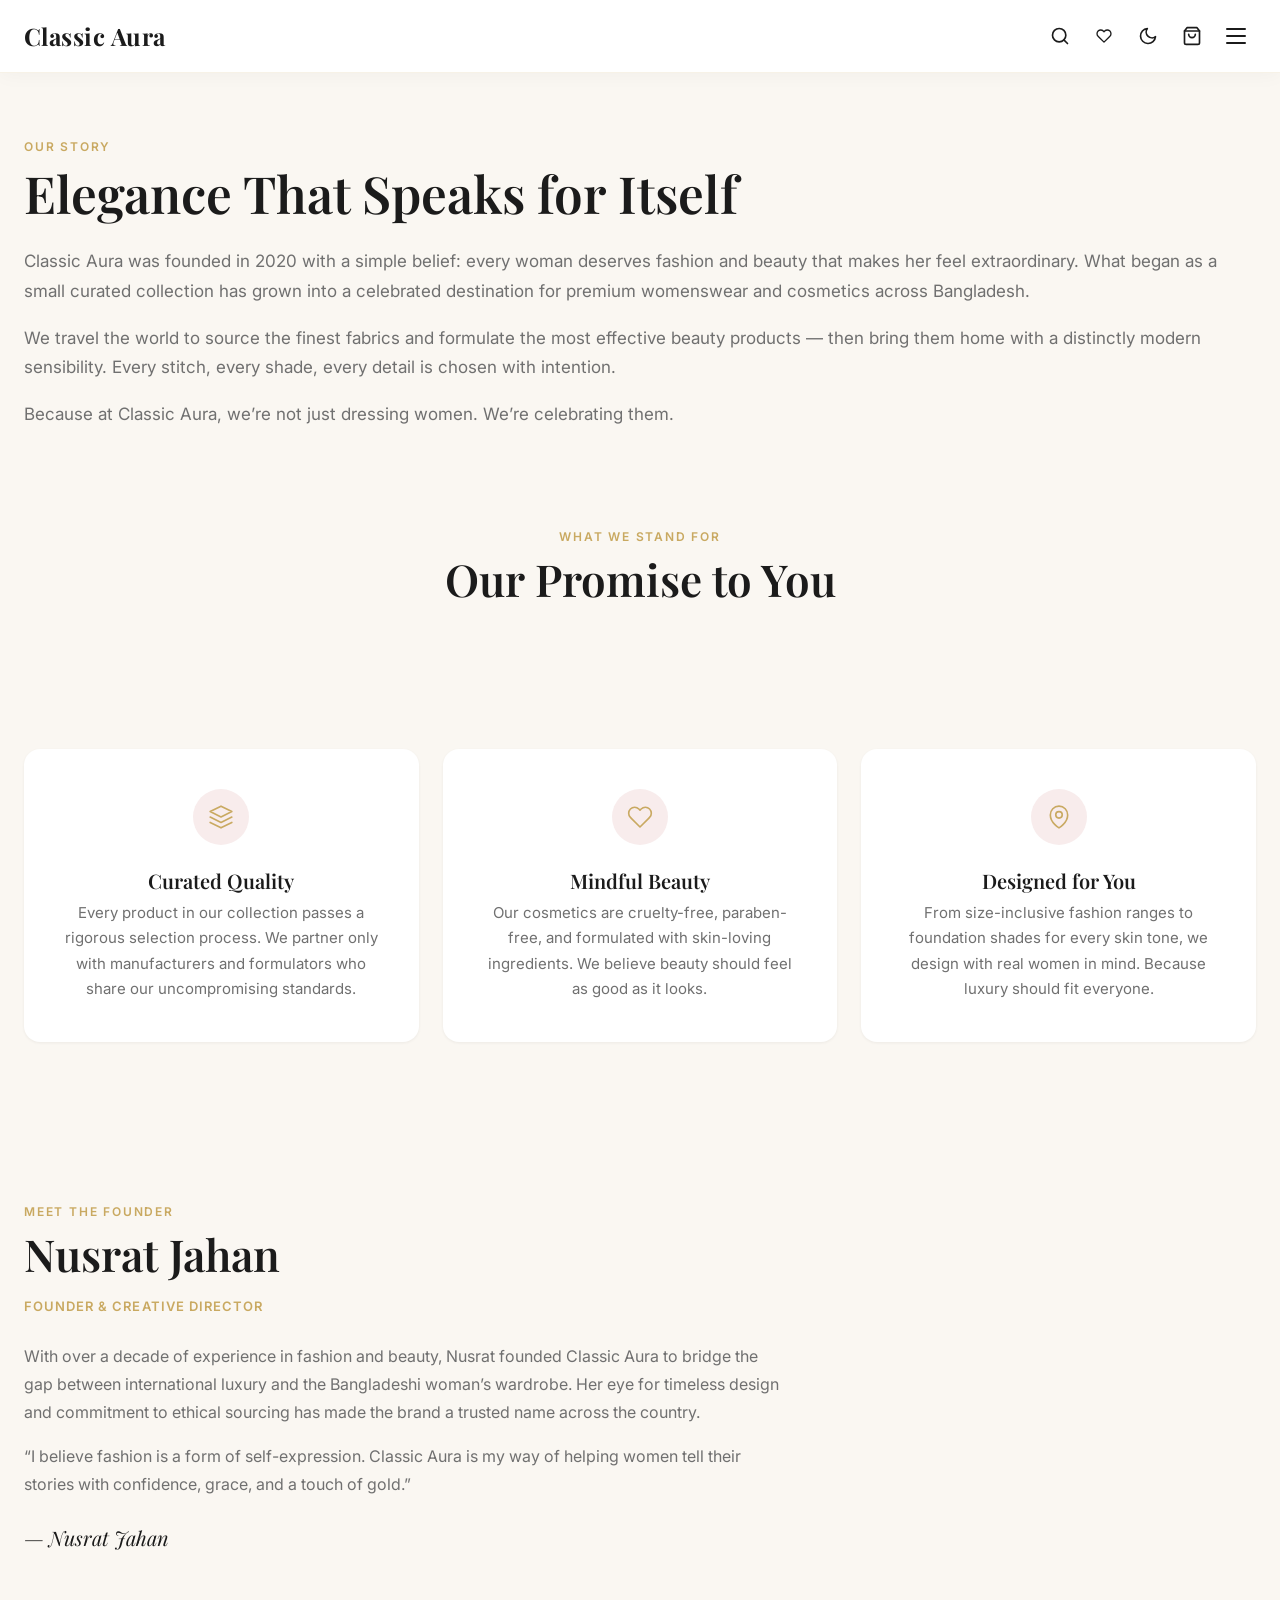
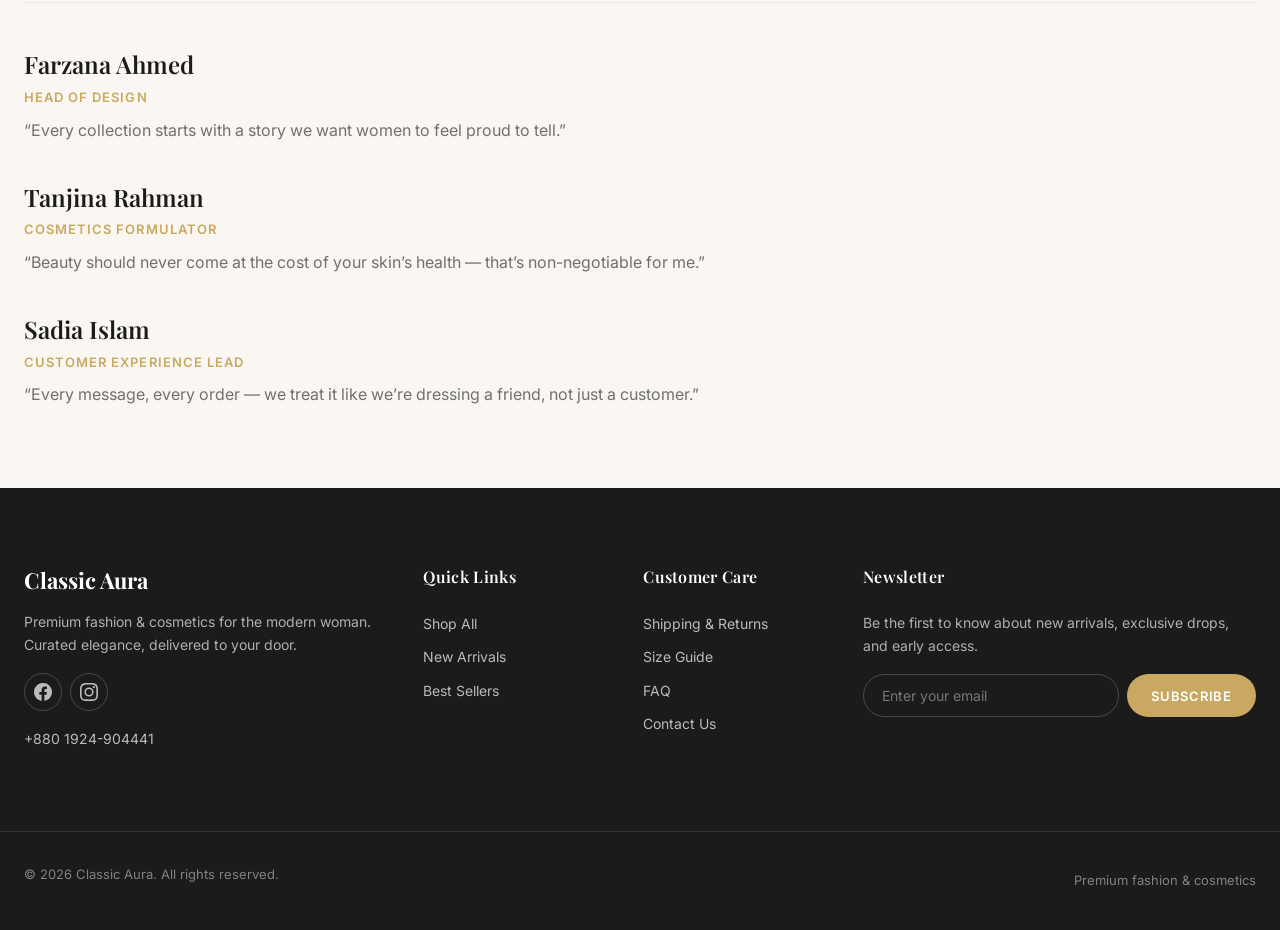
<file: about.html>
<!DOCTYPE html>
<html lang="en">
<head>
  <meta charset="UTF-8">
  <meta name="viewport" content="width=device-width, initial-scale=1.0">
  <title>About Us | Classic Aura</title>
  <meta name="description" content="Learn the story behind Classic Aura — our mission, values, and the founder behind Bangladesh's premier women's fashion and cosmetics brand.">
  <link rel="canonical" href="https://jovanshop.github.io/classicaura/about.html">

  <!-- Open Graph -->
  <meta property="og:type" content="website">
  <meta property="og:site_name" content="Classic Aura">
  <meta property="og:title" content="About Us | Classic Aura">
  <meta property="og:description" content="Learn the story behind Classic Aura — our mission, values, and the founder behind Bangladesh's premier women's fashion and cosmetics brand.">
  <meta property="og:url" content="https://jovanshop.github.io/classicaura/about.html">
  <meta property="og:image" content="https://jovanshop.github.io/classicaura/images/bannar.jpg">

  <!-- Twitter Card -->
  <meta name="twitter:card" content="summary_large_image">
  <meta name="twitter:title" content="About Us | Classic Aura">
  <meta name="twitter:description" content="Learn the story behind Classic Aura — our mission, values, and the founder behind Bangladesh's premier women's fashion and cosmetics brand.">
  <meta name="twitter:image" content="https://jovanshop.github.io/classicaura/images/bannar.jpg">

  <!-- Google tag (gtag.js) -->
  <script async src="https://www.googletagmanager.com/gtag/js?id=G-PVCL6HL3KT"></script>
  <script>
    window.dataLayer = window.dataLayer || [];
    function gtag(){dataLayer.push(arguments);}
    gtag('js', new Date());
    gtag('config', 'G-PVCL6HL3KT');
  </script>

  <!-- Meta Pixel Code -->
  <script>
  !function(f,b,e,v,n,t,s)
  {if(f.fbq)return;n=f.fbq=function(){n.callMethod?
  n.callMethod.apply(n,arguments):n.queue.push(arguments)};
  if(!f._fbq)f._fbq=n;n.push=n;n.loaded=!0;n.version='2.0';
  n.queue=[];t=b.createElement(e);t.async=!0;
  t.src=v;s=b.getElementsByTagName(e)[0];
  s.parentNode.insertBefore(t,s)}(window, document,'script',
  'https://connect.facebook.net/en_US/fbevents.js');
  fbq('init', '1914672909068223');
  fbq('track', 'PageView');
  </script>
  <noscript><img height="1" width="1" style="display:none"
  src="https://www.facebook.com/tr?id=1914672909068223&ev=PageView&noscript=1"
  /></noscript>
  <!-- End Meta Pixel Code -->

  <link rel="preconnect" href="https://fonts.googleapis.com">
  <link rel="preconnect" href="https://fonts.gstatic.com" crossorigin>
  <link href="https://fonts.googleapis.com/css2?family=Inter:wght@300;400;500;600;700&family=Playfair+Display:ital,wght@0,400;0,500;0,600;0,700;1,400;1,500&display=swap" rel="stylesheet">

  <script>
    (function () {
      try {
        if (localStorage.getItem("classicAura_theme") === "dark") {
          document.documentElement.classList.add("dark-mode");
        }
      } catch (e) {}
    })();
  </script>
  <link rel="stylesheet" href="css/style.css">
  <link rel="icon" type="image/svg+xml" href="favicon.svg">
  <link rel="manifest" href="manifest.json">
  <meta name="theme-color" content="#C9A961">
  <meta name="apple-mobile-web-app-capable" content="yes">
  <meta name="apple-mobile-web-app-title" content="Classic Aura">
  <meta name="apple-mobile-web-app-status-bar-style" content="default">
  <link rel="apple-touch-icon" href="images/apple-touch-icon.png">
</head>
<body>

  <!-- ════════════════════════════════════════════
       START REUSABLE HEADER
       ════════════════════════════════════════════ -->
  <header class="site-header">
    <div class="header-inner">
      <a href="index.html" class="logo">Classic Aura</a>

      <nav class="nav" aria-label="Main navigation">
        <ul>
          <li><a href="index.html">Home</a></li>
          <li><a href="shop.html">Shop</a></li>
          <li><a href="shop.html?category=cosmetics">Cosmetics</a></li>
          <li><a href="about.html">About Us</a></li>
          <li><a href="contact.html">Contact</a></li>
        </ul>
      </nav>

      <div class="header-actions">
        <a href="shop.html" class="action-btn search-desktop" aria-label="Search products">
          <svg width="20" height="20" viewBox="0 0 24 24" fill="none" stroke="currentColor" stroke-width="2" stroke-linecap="round" stroke-linejoin="round" aria-hidden="true">
            <circle cx="11" cy="11" r="8"/>
            <line x1="21" y1="21" x2="16.65" y2="16.65"/>
          </svg>
        </a>

        <button class="action-btn wishlist-btn" aria-label="Wishlist">
          <svg width="20" height="20" viewBox="0 0 24 24" fill="none" stroke="currentColor" stroke-width="2" stroke-linecap="round" stroke-linejoin="round" aria-hidden="true">
            <path d="M20.84 4.61a5.5 5.5 0 0 0-7.78 0L12 5.67l-1.06-1.06a5.5 5.5 0 0 0-7.78 7.78l1.06 1.06L12 21.23l7.78-7.78 1.06-1.06a5.5 5.5 0 0 0 0-7.78z"/>
          </svg>
        </button>

        <button class="action-btn dark-mode-toggle" id="dark-mode-toggle" aria-label="Toggle dark mode" aria-pressed="false">
          <svg class="icon-moon" width="20" height="20" viewBox="0 0 24 24" fill="none" stroke="currentColor" stroke-width="2" stroke-linecap="round" stroke-linejoin="round" aria-hidden="true">
            <path d="M21 12.79A9 9 0 1 1 11.21 3 7 7 0 0 0 21 12.79z"/>
          </svg>
          <svg class="icon-sun" width="20" height="20" viewBox="0 0 24 24" fill="none" stroke="currentColor" stroke-width="2" stroke-linecap="round" stroke-linejoin="round" aria-hidden="true">
            <circle cx="12" cy="12" r="5"/>
            <line x1="12" y1="1" x2="12" y2="3"/>
            <line x1="12" y1="21" x2="12" y2="23"/>
            <line x1="4.22" y1="4.22" x2="5.64" y2="5.64"/>
            <line x1="18.36" y1="18.36" x2="19.78" y2="19.78"/>
            <line x1="1" y1="12" x2="3" y2="12"/>
            <line x1="21" y1="12" x2="23" y2="12"/>
            <line x1="4.22" y1="19.78" x2="5.64" y2="18.36"/>
            <line x1="18.36" y1="5.64" x2="19.78" y2="4.22"/>
          </svg>
        </button>

        <a href="cart.html" class="action-btn cart-btn" aria-label="Shopping cart">
          <svg width="20" height="20" viewBox="0 0 24 24" fill="none" stroke="currentColor" stroke-width="2" stroke-linecap="round" stroke-linejoin="round" aria-hidden="true">
            <path d="M6 2L3 6v14a2 2 0 0 0 2 2h14a2 2 0 0 0 2-2V6l-3-4z"/>
            <line x1="3" y1="6" x2="21" y2="6"/>
            <path d="M16 10a4 4 0 0 1-8 0"/>
          </svg>
          <span class="cart-badge" id="cart-count">0</span>
        </a>

        <button class="nav-toggle" id="nav-toggle" aria-label="Toggle navigation menu" aria-expanded="false">
          <span></span>
          <span></span>
          <span></span>
        </button>
      </div>
    </div>

  </header>
  <!-- ════════════════════════════════════════════
       END REUSABLE HEADER
       ════════════════════════════════════════════ -->

  <main class="main">

    <!-- ─── BRAND STORY HERO ─── -->
    <section class="container">
      <div class="about-hero">
        <div class="about-hero-content fade-in-section">
          <span class="section-eyebrow">Our Story</span>
          <h1>Elegance That Speaks for Itself</h1>
          <p>Classic Aura was founded in 2020 with a simple belief: every woman deserves fashion and beauty that makes her feel extraordinary. What began as a small curated collection has grown into a celebrated destination for premium womenswear and cosmetics across Bangladesh.</p>
          <p>We travel the world to source the finest fabrics and formulate the most effective beauty products — then bring them home with a distinctly modern sensibility. Every stitch, every shade, every detail is chosen with intention.</p>
          <p>Because at Classic Aura, we&rsquo;re not just dressing women. We&rsquo;re celebrating them.</p>
        </div>
      </div>
    </section>

    <!-- ─── MISSION & VALUES ─── -->
    <section class="container" aria-labelledby="values-heading">
      <div class="section-header fade-in-section">
        <span class="section-eyebrow">What We Stand For</span>
        <h2 id="values-heading">Our Promise to You</h2>
      </div>
      <div class="mission-grid">
        <div class="mission-card fade-in-section">
          <div class="mission-icon">
            <svg width="26" height="26" viewBox="0 0 24 24" fill="none" stroke="currentColor" stroke-width="1.5" stroke-linecap="round" stroke-linejoin="round" aria-hidden="true">
              <path d="M12 2L2 7l10 5 10-5-10-5z"/>
              <path d="M2 17l10 5 10-5"/>
              <path d="M2 12l10 5 10-5"/>
            </svg>
          </div>
          <h3>Curated Quality</h3>
          <p>Every product in our collection passes a rigorous selection process. We partner only with manufacturers and formulators who share our uncompromising standards.</p>
        </div>
        <div class="mission-card fade-in-section">
          <div class="mission-icon">
            <svg width="26" height="26" viewBox="0 0 24 24" fill="none" stroke="currentColor" stroke-width="1.5" stroke-linecap="round" stroke-linejoin="round" aria-hidden="true">
              <path d="M20.84 4.61a5.5 5.5 0 0 0-7.78 0L12 5.67l-1.06-1.06a5.5 5.5 0 0 0-7.78 7.78l1.06 1.06L12 21.23l7.78-7.78 1.06-1.06a5.5 5.5 0 0 0 0-7.78z"/>
            </svg>
          </div>
          <h3>Mindful Beauty</h3>
          <p>Our cosmetics are cruelty-free, paraben-free, and formulated with skin-loving ingredients. We believe beauty should feel as good as it looks.</p>
        </div>
        <div class="mission-card fade-in-section">
          <div class="mission-icon">
            <svg width="26" height="26" viewBox="0 0 24 24" fill="none" stroke="currentColor" stroke-width="1.5" stroke-linecap="round" stroke-linejoin="round" aria-hidden="true">
              <path d="M12 22s-8-4.5-8-11.8A8 8 0 0 1 12 2a8 8 0 0 1 8 8.2c0 7.3-8 11.8-8 11.8z"/>
              <circle cx="12" cy="10" r="3"/>
            </svg>
          </div>
          <h3>Designed for You</h3>
          <p>From size-inclusive fashion ranges to foundation shades for every skin tone, we design with real women in mind. Because luxury should fit everyone.</p>
        </div>
      </div>
    </section>

    <!-- ─── MEET THE FOUNDER ─── -->
    <section class="container" aria-labelledby="founder-heading">
      <div class="founder-block">
        <div class="founder-content fade-in-section">
          <span class="section-eyebrow">Meet the Founder</span>
          <h2 id="founder-heading">Nusrat Jahan</h2>
          <p class="founder-role">Founder &amp; Creative Director</p>
          <p>With over a decade of experience in fashion and beauty, Nusrat founded Classic Aura to bridge the gap between international luxury and the Bangladeshi woman&rsquo;s wardrobe. Her eye for timeless design and commitment to ethical sourcing has made the brand a trusted name across the country.</p>
          <p>&ldquo;I believe fashion is a form of self-expression. Classic Aura is my way of helping women tell their stories with confidence, grace, and a touch of gold.&rdquo;</p>
          <div class="founder-signature">&mdash; Nusrat Jahan</div>
        </div>

        <!-- ── Team / Reviews — placeholders to fill in later ── -->
        <div class="founder-team">
          <div class="founder-member fade-in-section">
            <h3 class="founder-member-name">Farzana Ahmed</h3>
            <p class="founder-role">Head of Design</p>
            <p class="founder-quote">&ldquo;Every collection starts with a story we want women to feel proud to tell.&rdquo;</p>
          </div>
          <div class="founder-member fade-in-section">
            <h3 class="founder-member-name">Tanjina Rahman</h3>
            <p class="founder-role">Cosmetics Formulator</p>
            <p class="founder-quote">&ldquo;Beauty should never come at the cost of your skin&rsquo;s health &mdash; that&rsquo;s non-negotiable for me.&rdquo;</p>
          </div>
          <div class="founder-member fade-in-section">
            <h3 class="founder-member-name">Sadia Islam</h3>
            <p class="founder-role">Customer Experience Lead</p>
            <p class="founder-quote">&ldquo;Every message, every order &mdash; we treat it like we&rsquo;re dressing a friend, not just a customer.&rdquo;</p>
          </div>
        </div>
      </div>
    </section>

  </main>

  <!-- ════════════════════════════════════════════
       START REUSABLE FOOTER
       ════════════════════════════════════════════ -->
  <footer class="footer">
    <div class="footer-grid">

      <div class="footer-col">
        <h3>Classic Aura</h3>
        <p>Premium fashion &amp; cosmetics for the modern woman. Curated elegance, delivered to your door.</p>
        <div class="social-links">
          <a href="https://www.facebook.com/share/1JRDPLqBXt/?mibextid=wwXIfr" target="_blank" rel="noopener" aria-label="Facebook">
            <svg width="18" height="18" viewBox="0 0 24 24" fill="currentColor" aria-hidden="true">
              <path d="M24 12.073c0-6.627-5.373-12-12-12s-12 5.373-12 12c0 5.99 4.388 10.954 10.125 11.854v-8.385H7.078v-3.47h3.047V9.43c0-3.007 1.792-4.669 4.533-4.669 1.312 0 2.686.235 2.686.235v2.953H15.83c-1.491 0-1.956.925-1.956 1.874v2.25h3.328l-.532 3.47h-2.796v8.385C19.612 23.027 24 18.062 24 12.073z"/>
            </svg>
          </a>
          <a href="https://www.instagram.com/classicauraofficial/" target="_blank" rel="noopener" aria-label="Instagram">
            <svg width="18" height="18" viewBox="0 0 24 24" fill="currentColor" aria-hidden="true">
              <path d="M12 2.163c3.204 0 3.584.012 4.85.07 3.252.148 4.771 1.691 4.919 4.919.058 1.265.069 1.645.069 4.849 0 3.205-.012 3.584-.069 4.849-.149 3.225-1.664 4.771-4.919 4.919-1.266.058-1.644.07-4.85.07-3.204 0-3.584-.012-4.849-.07-3.26-.149-4.771-1.699-4.919-4.92-.058-1.265-.07-1.644-.07-4.849 0-3.204.013-3.583.07-4.849.149-3.227 1.664-4.771 4.919-4.919 1.266-.057 1.645-.069 4.849-.069zM12 0C8.741 0 8.333.014 7.053.072 2.695.272.273 2.69.073 7.052.014 8.333 0 8.741 0 12c0 3.259.014 3.668.072 4.948.2 4.358 2.618 6.78 6.98 6.98C8.333 23.986 8.741 24 12 24c3.259 0 3.668-.014 4.948-.072 4.354-.2 6.782-2.618 6.979-6.98.059-1.28.073-1.689.073-4.948 0-3.259-.014-3.667-.072-4.947-.196-4.354-2.617-6.78-6.979-6.98C15.668.014 15.259 0 12 0zm0 5.838a6.162 6.162 0 100 12.324 6.162 6.162 0 000-12.324zM12 16a4 4 0 110-8 4 4 0 010 8zm6.406-11.845a1.44 1.44 0 100 2.881 1.44 1.44 0 000-2.881z"/>
            </svg>
          </a>
        </div>
        <p style="margin-top:var(--space-md);font-size:0.875rem;color:rgba(255,255,255,0.65);">
          <a href="tel:+8801924904441" style="color:rgba(255,255,255,0.7);">+880 1924-904441</a>
        </p>
      </div>

      <div class="footer-col">
        <h4>Quick Links</h4>
        <ul>
          <li><a href="shop.html">Shop All</a></li>
          <li><a href="shop.html?sort=newest">New Arrivals</a></li>
          <li><a href="shop.html">Best Sellers</a></li>
        </ul>
      </div>

      <div class="footer-col">
        <h4>Customer Care</h4>
        <ul>
          <li><a href="contact.html#shipping">Shipping &amp; Returns</a></li>
          <li><a href="contact.html#size-guide">Size Guide</a></li>
          <li><a href="contact.html#faq">FAQ</a></li>
          <li><a href="contact.html">Contact Us</a></li>
        </ul>
      </div>

      <div class="footer-col">
        <h4>Newsletter</h4>
        <p>Be the first to know about new arrivals, exclusive drops, and early access.</p>
        <form class="newsletter-form" novalidate>
          <input type="email" placeholder="Enter your email" aria-label="Email address" required>
          <button type="submit">Subscribe</button>
        </form>
      </div>

    </div>

    <div class="footer-bottom">
      <p>&copy; 2026 Classic Aura. All rights reserved.</p>
      <p>Premium fashion &amp; cosmetics</p>
    </div>
  </footer>
  <!-- ════════════════════════════════════════════
       END REUSABLE FOOTER
       ════════════════════════════════════════════ -->

  <script src="js/products.js"></script>
  <script src="js/main.js"></script>
  <!--Start of Tawk.to Script-->
  <script type="text/javascript">
  var Tawk_API=Tawk_API||{}, Tawk_LoadStart=new Date();
  (function(){
  var s1=document.createElement("script"),s0=document.getElementsByTagName("script")[0];
  s1.async=true;
  s1.src='https://embed.tawk.to/6a76edaa224bc71d4a538dc3/1jvg90pat';
  s1.charset='UTF-8';
  s1.setAttribute('crossorigin','*');
  s0.parentNode.insertBefore(s1,s0);
  })();
  </script>
  <!--End of Tawk.to Script-->
</body>
</html>
</file>
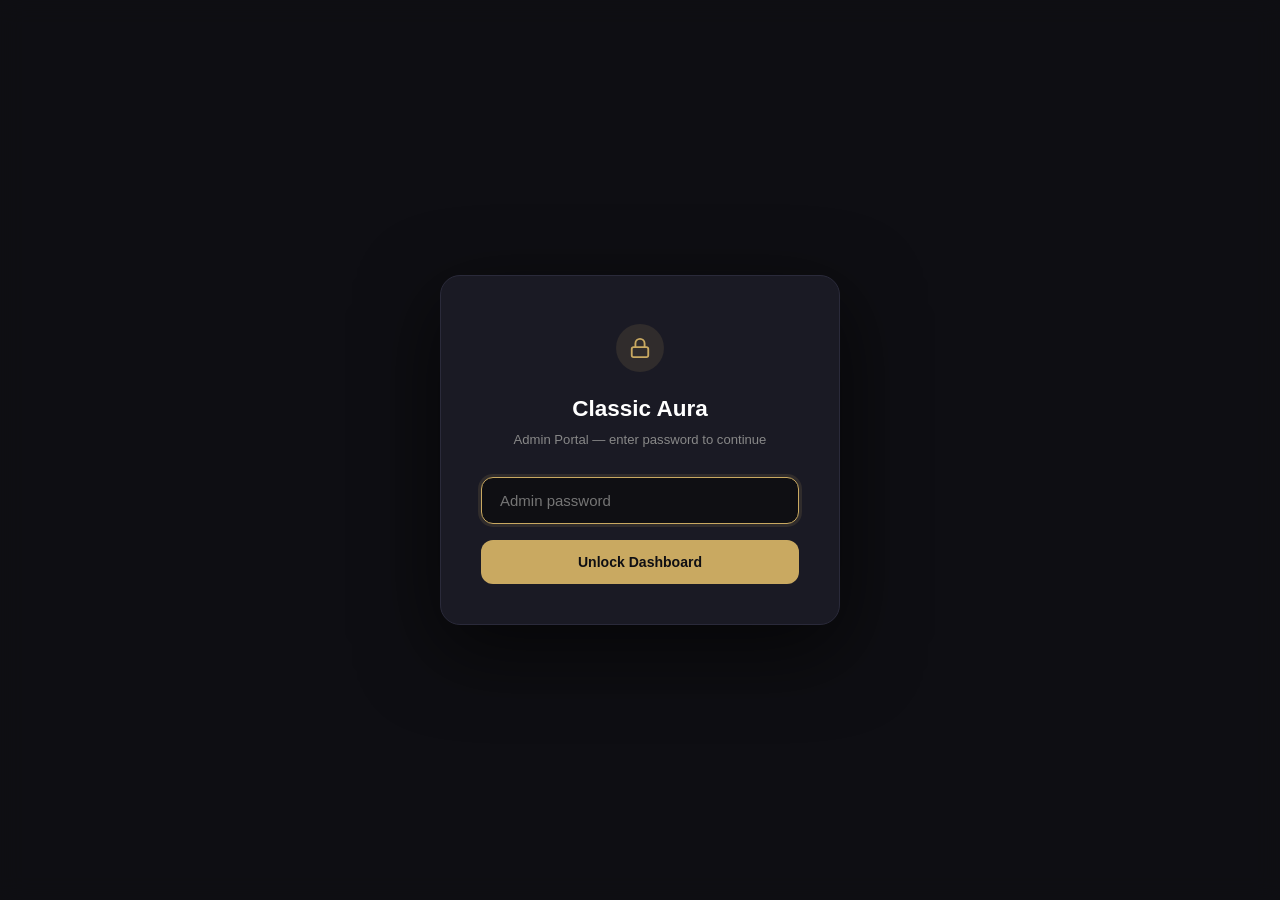
<file: admin.html>
<!DOCTYPE html>
<html lang="en">
<head>
  <meta charset="UTF-8">
  <meta name="viewport" content="width=device-width, initial-scale=1.0">
  <title>Admin | Classic Aura</title>
  <meta name="robots" content="noindex, nofollow">
  <meta name="description" content="Classic Aura admin panel — manage the product catalog, orders, and store inventory.">
  <link rel="canonical" href="https://jovanshop.github.io/classicaura/admin.html">

  <!-- Open Graph -->
  <meta property="og:type" content="website">
  <meta property="og:site_name" content="Classic Aura">
  <meta property="og:title" content="Admin | Classic Aura">
  <meta property="og:description" content="Classic Aura admin panel — manage the product catalog, orders, and store inventory.">
  <meta property="og:url" content="https://jovanshop.github.io/classicaura/admin.html">
  <meta property="og:image" content="https://jovanshop.github.io/classicaura/images/bannar.jpg">

  <!-- Twitter Card -->
  <meta name="twitter:card" content="summary_large_image">
  <meta name="twitter:title" content="Admin | Classic Aura">
  <meta name="twitter:description" content="Classic Aura admin panel — manage the product catalog, orders, and store inventory.">
  <meta name="twitter:image" content="https://jovanshop.github.io/classicaura/images/bannar.jpg">
  <link rel="icon" type="image/svg+xml" href="favicon.svg">
  <link rel="manifest" href="manifest.json">
  <meta name="theme-color" content="#C9A961">
  <meta name="apple-mobile-web-app-capable" content="yes">
  <meta name="apple-mobile-web-app-title" content="Classic Aura">
  <meta name="apple-mobile-web-app-status-bar-style" content="default">
  <link rel="apple-touch-icon" href="images/apple-touch-icon.png">
  <style>
    /* ═══════════════ RESET & BASE ═══════════════ */
    *, *::before, *::after { box-sizing: border-box; margin: 0; padding: 0; }
    html { font-size: 15px; scroll-behavior: smooth; }
    body {
      font-family: -apple-system, BlinkMacSystemFont, 'Segoe UI', Roboto, Oxygen, sans-serif;
      background: #0f0f13;
      color: #e0e0e0;
      min-height: 100vh;
      line-height: 1.5;
    }
    input, select, button, textarea { font-family: inherit; font-size: inherit; }
    a { color: #c9a961; text-decoration: none; }
    a:hover { text-decoration: underline; }

    /* ═══════════════ PASSWORD MODAL ═══════════════ */
    #password-modal {
      position: fixed; inset: 0; z-index: 9999;
      display: flex; align-items: center; justify-content: center;
      background: rgba(15,15,19,0.95);
      backdrop-filter: blur(12px);
      -webkit-backdrop-filter: blur(12px);
    }
    #password-modal.hidden { display: none; }

    .modal-card {
      background: #1a1a24;
      border: 1px solid #2a2a3a;
      border-radius: 20px;
      padding: 48px 40px 40px;
      width: 100%; max-width: 400px;
      box-shadow: 0 24px 80px rgba(0,0,0,0.6);
      text-align: center;
    }
    .modal-card h1 {
      font-size: 1.5rem; font-weight: 700; color: #fff;
      margin-bottom: 4px;
    }
    .modal-card .subtitle {
      color: #888; font-size: 0.875rem; margin-bottom: 28px;
    }
    .modal-card .lock-icon {
      width: 48px; height: 48px; margin: 0 auto 20px;
      background: #c9a96120; border-radius: 50%;
      display: flex; align-items: center; justify-content: center;
      color: #c9a961;
    }
    .modal-card input[type="password"] {
      width: 100%; padding: 14px 18px;
      background: #0f0f13; border: 1.5px solid #2a2a3a;
      border-radius: 12px; color: #fff; font-size: 1rem;
      outline: none; transition: border-color 0.2s;
    }
    .modal-card input[type="password"]:focus {
      border-color: #c9a961;
      box-shadow: 0 0 0 3px rgba(201,169,97,0.12);
    }
    .modal-card .btn-unlock {
      width: 100%; padding: 14px; margin-top: 16px;
      background: #c9a961; color: #0f0f13;
      border: none; border-radius: 12px;
      font-size: 0.9375rem; font-weight: 600; cursor: pointer;
      transition: background 0.2s;
    }
    .modal-card .btn-unlock:hover { background: #d4b97a; }
    .modal-card .btn-unlock:disabled {
      opacity: 0.5; cursor: not-allowed;
    }
    .auth-error {
      color: #e74c3c; font-size: 0.875rem; margin-top: 12px;
      display: none;
    }
    .auth-error.visible { display: block; }
    .auth-loading {
      display: none; margin-top: 12px;
      color: #888; font-size: 0.875rem;
    }
    .auth-loading.visible { display: block; }
    .spinner {
      display: inline-block; width: 16px; height: 16px;
      border: 2px solid #888; border-top-color: #c9a961;
      border-radius: 50%; animation: spin 0.7s linear infinite;
      vertical-align: middle; margin-right: 6px;
    }
    @keyframes spin { to { transform: rotate(360deg); } }

    /* ═══════════════ DASHBOARD ═══════════════ */
    #dashboard { display: none; }
    #dashboard.visible { display: block; }

    /* Header */
    .admin-header {
      background: #1a1a24;
      border-bottom: 1px solid #2a2a3a;
      padding: 0 24px;
      position: sticky; top: 0; z-index: 100;
    }
    .admin-header-inner {
      max-width: 1400px; margin: 0 auto;
      display: flex; align-items: center; justify-content: space-between;
      height: 64px;
    }
    .admin-header h2 {
      font-size: 1.125rem; font-weight: 700; color: #fff;
    }
    .admin-header h2 span { color: #c9a961; }
    .admin-header .header-right {
      display: flex; align-items: center; gap: 16px;
    }
    .admin-header .header-right .version {
      font-size: 0.75rem; color: #555; display: none;
    }
    @media (min-width: 600px) { .admin-header .header-right .version { display: block; } }
    .btn-logout {
      padding: 8px 20px; font-size: 0.8125rem; font-weight: 600;
      background: transparent; color: #e74c3c; border: 1.5px solid #e74c3c;
      border-radius: 8px; cursor: pointer; transition: all 0.2s;
    }
    .btn-logout:hover {
      background: #e74c3c; color: #fff;
    }
    .btn-product-admin {
      padding: 8px 20px; font-size: 0.8125rem; font-weight: 600;
      background: #c9a961; color: #0f0f13; text-decoration: none;
      border-radius: 8px; transition: all 0.2s; white-space: nowrap;
    }
    .btn-product-admin:hover {
      background: #d4b97a;
    }

    /* Main content */
    .admin-main {
      max-width: 1400px; margin: 0 auto; padding: 24px;
    }

    /* Summary cards */
    .summary-grid {
      display: grid;
      grid-template-columns: repeat(auto-fit, minmax(180px, 1fr));
      gap: 16px; margin-bottom: 28px;
    }
    .summary-card {
      background: #1a1a24; border: 1px solid #2a2a3a;
      border-radius: 14px; padding: 20px;
    }
    .summary-card .label {
      font-size: 0.75rem; text-transform: uppercase;
      letter-spacing: 0.06em; color: #888; margin-bottom: 6px;
    }
    .summary-card .value {
      font-size: 1.75rem; font-weight: 700; color: #fff;
    }
    .summary-card .value.gold { color: #c9a961; }
    .summary-card .value.green { color: #2ecc71; }
    .summary-card .value.red { color: #e74c3c; }
    .summary-card .value.blue { color: #5b8def; }

    /* Recent orders mini-list */
    .recent-section {
      background: #1a1a24; border: 1px solid #2a2a3a;
      border-radius: 14px; padding: 20px; margin-bottom: 28px;
    }
    .recent-section h3 {
      font-size: 0.9375rem; font-weight: 600; color: #fff;
      margin-bottom: 12px;
    }
    .recent-list {
      display: flex; flex-direction: column; gap: 8px;
    }
    .recent-item {
      display: flex; align-items: center; justify-content: space-between;
      padding: 10px 14px; background: #0f0f13;
      border-radius: 10px; font-size: 0.875rem;
    }
    .recent-item .ri-order { color: #c9a961; font-weight: 600; }
    .recent-item .ri-name { color: #ccc; }
    .recent-item .ri-total { color: #fff; font-weight: 600; }
    .status-badge {
      display: inline-block; padding: 2px 10px; border-radius: 999px;
      font-size: 0.75rem; font-weight: 600;
    }
    .status-badge.pending { background: #f39c1220; color: #f39c12; }
    .status-badge.processing { background: #5b8def20; color: #5b8def; }
    .status-badge.shipped { background: #9b59b620; color: #9b59b6; }
    .status-badge.delivered { background: #2ecc7120; color: #2ecc71; }
    .status-badge.cancelled { background: #e74c3c20; color: #e74c3c; }

    /* Search & Filter */
    .filter-bar {
      display: flex; flex-wrap: wrap; gap: 12px;
      margin-bottom: 20px; align-items: center;
    }
    .filter-bar .search-wrap {
      flex: 1; min-width: 200px; position: relative;
    }
    .filter-bar .search-wrap input {
      width: 100%; padding: 11px 16px 11px 40px;
      background: #0f0f13; border: 1.5px solid #2a2a3a;
      border-radius: 10px; color: #fff; font-size: 0.875rem;
      outline: none; transition: border-color 0.2s;
    }
    .filter-bar .search-wrap input:focus { border-color: #c9a961; }
    .filter-bar .search-wrap input::placeholder { color: #555; }
    .filter-bar .search-wrap .search-icon {
      position: absolute; left: 14px; top: 50%;
      transform: translateY(-50%); color: #555; pointer-events: none;
    }
    .filter-bar select {
      padding: 11px 36px 11px 16px;
      background: #0f0f13; border: 1.5px solid #2a2a3a;
      border-radius: 10px; color: #ccc; font-size: 0.875rem;
      outline: none; cursor: pointer; transition: border-color 0.2s;
      appearance: none; -webkit-appearance: none;
      background-image: url("data:image/svg+xml,%3Csvg xmlns='http://www.w3.org/2000/svg' width='12' height='12' viewBox='0 0 24 24' fill='none' stroke='%23888' stroke-width='2.5' stroke-linecap='round' stroke-linejoin='round'%3E%3Cpolyline points='6 9 12 15 18 9'%3E%3C/polyline%3E%3C/svg%3E");
      background-repeat: no-repeat; background-position: right 12px center;
    }
    .filter-bar select:focus { border-color: #c9a961; }
    .filter-bar .orders-count {
      font-size: 0.8125rem; color: #666;
      margin-left: auto; white-space: nowrap;
    }

    /* Orders Table */
    .table-wrap {
      overflow-x: auto;
      background: #1a1a24; border: 1px solid #2a2a3a;
      border-radius: 14px;
    }
    table.orders-table {
      width: 100%; border-collapse: collapse;
      font-size: 0.875rem; min-width: 900px;
    }
    table.orders-table thead th {
      text-align: left; padding: 14px 16px;
      font-size: 0.75rem; font-weight: 600; text-transform: uppercase;
      letter-spacing: 0.06em; color: #666;
      border-bottom: 1px solid #2a2a3a;
      background: #1a1a24; position: sticky; top: 0;
    }
    table.orders-table tbody tr {
      transition: background 0.15s;
    }
    table.orders-table tbody tr:hover {
      background: rgba(201,169,97,0.04);
    }
    table.orders-table tbody td {
      padding: 12px 16px; border-bottom: 1px solid #23232f;
      color: #ccc; vertical-align: middle;
    }
    table.orders-table tbody tr:last-child td { border-bottom: none; }

    .cell-order-id { color: #c9a961; font-weight: 600; font-size: 0.8125rem; }
    .cell-name { color: #fff; font-weight: 500; }
    .cell-phone { font-size: 0.8125rem; color: #888; }
    .cell-items { max-width: 200px; overflow: hidden; text-overflow: ellipsis; white-space: nowrap; color: #999; }
    .cell-total { color: #fff; font-weight: 600; white-space: nowrap; }

    /* Status dropdown in table */
    .status-select {
      padding: 4px 8px; border-radius: 6px;
      border: 1.5px solid #2a2a3a; background: #0f0f13;
      color: #ccc; font-size: 0.8125rem; font-weight: 500;
      cursor: pointer; outline: none; transition: border-color 0.2s;
      min-width: 110px;
    }
    .status-select:focus { border-color: #c9a961; }
    .status-select option { background: #1a1a24; color: #ccc; }

    /* Table empty state */
    .empty-table {
      text-align: center; padding: 60px 20px; color: #666;
    }
    .empty-table svg { margin-bottom: 12px; color: #333; }
    .empty-table p { font-size: 0.9375rem; }

    /* Refresh button */
    .btn-refresh {
      padding: 10px 18px; font-size: 0.8125rem; font-weight: 600;
      background: #c9a961; color: #0f0f13; border: none;
      border-radius: 10px; cursor: pointer; transition: background 0.2s;
      display: inline-flex; align-items: center; gap: 6px;
    }
    .btn-refresh:hover { background: #d4b97a; }
    .btn-refresh:disabled { opacity: 0.5; cursor: not-allowed; }

    /* Toast notification */
    .toast {
      position: fixed; bottom: 24px; left: 50%; transform: translateX(-50%);
      padding: 12px 24px; border-radius: 12px;
      font-size: 0.875rem; font-weight: 500;
      z-index: 9999; opacity: 0; transition: opacity 0.3s;
      pointer-events: none;
    }
    .toast.visible { opacity: 1; }
    .toast.success { background: #2ecc71; color: #fff; }
    .toast.error { background: #e74c3c; color: #fff; }

    /* ═══════════════ RESPONSIVE ═══════════════ */
    @media (max-width: 768px) {
      .modal-card { padding: 32px 24px; margin: 16px; }
      .admin-main { padding: 16px; }
      .summary-grid { grid-template-columns: repeat(2, 1fr); gap: 10px; }
      .summary-card { padding: 14px; }
      .summary-card .value { font-size: 1.375rem; }
      .admin-header { padding: 0 16px; }
      .admin-header h2 { font-size: 1rem; }
      table.orders-table { font-size: 0.8125rem; min-width: 700px; }
      table.orders-table thead th,
      table.orders-table tbody td { padding: 10px 12px; }
      .filter-bar .orders-count { width: 100%; text-align: left; }
    }
    @media (max-width: 480px) {
      .summary-grid { grid-template-columns: 1fr 1fr; }
      table.orders-table { min-width: 600px; font-size: 0.75rem; }
      .status-select { min-width: 90px; font-size: 0.75rem; }
    }
  </style>
</head>
<body>

<!-- ═══════════════ PASSWORD MODAL ═══════════════ -->
<div id="password-modal">
  <div class="modal-card">
    <div class="lock-icon">
      <svg width="22" height="22" viewBox="0 0 24 24" fill="none" stroke="currentColor" stroke-width="2" stroke-linecap="round" stroke-linejoin="round">
        <rect x="3" y="11" width="18" height="11" rx="2" ry="2"/>
        <path d="M7 11V7a5 5 0 0 1 10 0v4"/>
      </svg>
    </div>
    <h1>Classic Aura</h1>
    <p class="subtitle">Admin Portal — enter password to continue</p>
    <input type="password" id="password-input" placeholder="Admin password" autofocus>
    <button class="btn-unlock" id="btn-unlock" onclick="authenticate()">Unlock Dashboard</button>
    <div class="auth-error" id="auth-error">Incorrect password. Try again.</div>
    <div class="auth-loading" id="auth-loading"><span class="spinner"></span>Verifying…</div>
  </div>
</div>

<!-- ═══════════════ DASHBOARD ═══════════════ -->
<div id="dashboard">
  <!-- Header -->
  <header class="admin-header">
    <div class="admin-header-inner">
      <h2>Classic Aura <span>Admin</span></h2>
      <div class="header-right">
        <span class="version">v1.0</span>
        <a href="product-admin.html" class="btn-product-admin">Manage Products</a>
        <button class="btn-logout" onclick="logout()">Logout</button>
      </div>
    </div>
  </header>

  <main class="admin-main">
    <!-- Summary Cards -->
    <div class="summary-grid" id="summary-cards">
      <div class="summary-card">
        <div class="label">Total Orders</div>
        <div class="value blue" id="stat-total">—</div>
      </div>
      <div class="summary-card">
        <div class="label">Pending</div>
        <div class="value gold" id="stat-pending">—</div>
      </div>
      <div class="summary-card">
        <div class="label">Delivered</div>
        <div class="value green" id="stat-delivered">—</div>
      </div>
      <div class="summary-card">
        <div class="label">Revenue (BDT)</div>
        <div class="value gold" id="stat-revenue">—</div>
      </div>
    </div>

    <!-- Recent Orders -->
    <div class="recent-section">
      <h3>Recent Orders</h3>
      <div class="recent-list" id="recent-orders"><span style="color:#555;">Loading…</span></div>
    </div>

    <!-- Filter Bar -->
    <div class="filter-bar">
      <div class="search-wrap">
        <span class="search-icon">
          <svg width="15" height="15" viewBox="0 0 24 24" fill="none" stroke="currentColor" stroke-width="2.5" stroke-linecap="round" stroke-linejoin="round">
            <circle cx="11" cy="11" r="8"/><line x1="21" y1="21" x2="16.65" y2="16.65"/>
          </svg>
        </span>
        <input type="text" id="search-input" placeholder="Search by name, phone, or order ID…" oninput="filterOrders()">
      </div>
      <select id="status-filter" onchange="filterOrders()">
        <option value="all">All Status</option>
        <option value="pending">Pending</option>
        <option value="processing">Processing</option>
        <option value="shipped">Shipped</option>
        <option value="delivered">Delivered</option>
        <option value="cancelled">Cancelled</option>
      </select>
      <button class="btn-refresh" id="btn-refresh" onclick="fetchOrders()">⟳ Refresh</button>
      <span class="orders-count" id="orders-count"></span>
    </div>

    <!-- Orders Table -->
    <div class="table-wrap" id="table-wrap">
      <table class="orders-table">
        <thead>
          <tr>
            <th>Date</th>
            <th>Order ID</th>
            <th>Customer</th>
            <th>Phone</th>
            <th>City</th>
            <th>Items</th>
            <th>Total</th>
            <th>Status</th>
          </tr>
        </thead>
        <tbody id="orders-body">
          <tr><td colspan="8" class="empty-table">
            <svg width="36" height="36" viewBox="0 0 24 24" fill="none" stroke="currentColor" stroke-width="1.2" stroke-linecap="round" stroke-linejoin="round"><circle cx="12" cy="12" r="10"/><line x1="12" y1="8" x2="12" y2="12"/><line x1="12" y1="16" x2="12.01" y2="16"/></svg>
            <p>Enter password to load orders</p>
          </td></tr>
        </tbody>
      </table>
    </div>
  </main>
</div>

<!-- ═══════════════ TOAST ═══════════════ -->
<div class="toast" id="toast"></div>

<script>
// ═══ CONFIG — EDIT THIS ═══
const SCRIPT_URL = 'YOUR_APPS_SCRIPT_WEB_APP_URL_HERE';
// ════════════════════════════

let gPassword = ''; // In-memory only — never stored in localStorage
let gOrders = [];

// ═══════════════ AUTH ═══════════════

// Press Enter in password field to submit
document.addEventListener('DOMContentLoaded', () => {
  const input = document.getElementById('password-input');
  input.addEventListener('keydown', (e) => {
    if (e.key === 'Enter') authenticate();
  });
  input.focus();
});

async function authenticate() {
  const password = document.getElementById('password-input').value.trim();
  if (!password) return;
  if (!SCRIPT_URL || SCRIPT_URL === 'YOUR_APPS_SCRIPT_WEB_APP_URL_HERE') {
    showError('Admin API not configured. Set SCRIPT_URL in admin.html.');
    return;
  }

  const btn = document.getElementById('btn-unlock');
  const errEl = document.getElementById('auth-error');
  const loadEl = document.getElementById('auth-loading');
  btn.disabled = true;
  errEl.classList.remove('visible');
  loadEl.classList.add('visible');

  try {
    const res = await fetch(SCRIPT_URL, {
      method: 'POST',
      mode: 'no-cors',
      headers: { 'Content-Type': 'application/json' },
      body: JSON.stringify({ action: 'getOrders', password }),
    });

    // With no-cors we can't read the response body — need to switch to
    // a CORS-capable Apps Script deployment. Let me try without no-cors.
    // Actually, the Apps Script web app DOES support CORS when deployed
    // as "Anyone" access. Let's try without no-cors first.
    // The issue is that the initial Apps Script deployment might not
    // support CORS responses. Let me handle both cases.

    // Since we can't reliably read no-cors responses, let's try a
    // different approach: send the request without no-cors mode.
    // If the Apps Script is deployed as "Anyone" (even anonymous),
    // the response is readable.

    gPassword = password;
    await loadOrders();

  } catch (err) {
    // Try a second approach — the password may have been correct even
    // if the fetch failed due to CORS. We'll assume it worked and try
    // loading orders.
    // But actually, for a security-sensitive app, let's handle this properly.
    showError('Connection error. Check the Apps Script URL and deployment.');
    btn.disabled = false;
    loadEl.classList.remove('visible');
  }
}

async function loadOrders() {
  const errEl = document.getElementById('auth-error');
  const loadEl = document.getElementById('auth-loading');
  const btn = document.getElementById('btn-unlock');
  const modal = document.getElementById('password-modal');
  const dashboard = document.getElementById('dashboard');

  try {
    const res = await fetch(SCRIPT_URL, {
      method: 'POST',
      headers: { 'Content-Type': 'application/json' },
      body: JSON.stringify({ action: 'getOrders', password: gPassword }),
    });

    if (!res.ok) {
      const text = await res.text();
      // Apps Script returns 401 with JSON body for wrong password
      if (res.status === 401 || text.includes('Unauthorized')) {
        errEl.textContent = 'Incorrect password. Try again.';
        errEl.classList.add('visible');
        btn.disabled = false;
        loadEl.classList.remove('visible');
        gPassword = '';
        return;
      }
      throw new Error('HTTP ' + res.status);
    }

    const data = await res.json();

    if (data.error) {
      errEl.textContent = data.error;
      errEl.classList.add('visible');
      btn.disabled = false;
      loadEl.classList.remove('visible');
      gPassword = '';
      return;
    }

    // Success — unlock dashboard
    modal.classList.add('hidden');
    dashboard.classList.add('visible');
    gOrders = data.orders || [];
    renderSummary(data.summary);
    renderRecent(data.summary);
    renderTable();
    btn.disabled = false;
    loadEl.classList.remove('visible');

  } catch (err) {
    // If CORS blocks us, show guidance
    errEl.textContent = 'Cannot reach the admin API. Make sure the Apps Script is deployed as a web app with "Anyone" access.';
    errEl.classList.add('visible');
    btn.disabled = false;
    loadEl.classList.remove('visible');
    gPassword = '';
  }
}

function logout() {
  gPassword = '';
  gOrders = [];
  document.getElementById('dashboard').classList.remove('visible');
  document.getElementById('password-modal').classList.remove('hidden');
  document.getElementById('password-input').value = '';
  document.getElementById('password-input').focus();
  document.getElementById('auth-error').classList.remove('visible');
}

// ═══════════════ RENDER ═══════════════

function renderSummary(summary) {
  if (!summary) return;
  document.getElementById('stat-total').textContent = summary.totalOrders || 0;
  document.getElementById('stat-pending').textContent = summary.pendingOrders || 0;
  document.getElementById('stat-delivered').textContent = summary.deliveredOrders || 0;
  document.getElementById('stat-revenue').textContent = '৳' + (summary.totalRevenue || 0).toLocaleString('en-BN');
}

function renderRecent(summary) {
  const container = document.getElementById('recent-orders');
  if (!summary || !summary.recentOrders || summary.recentOrders.length === 0) {
    container.innerHTML = '<span style="color:#555;">No orders yet.</span>';
    return;
  }
  container.innerHTML = summary.recentOrders.map(o => `
    <div class="recent-item">
      <span class="ri-order">${o.orderId || '—'}</span>
      <span class="ri-name">${esc(o.name || '')}</span>
      <span class="ri-total">৳${o.total || '0'}</span>
      <span class="status-badge ${(o.status || 'pending').toLowerCase()}">${o.status || 'Pending'}</span>
    </div>
  `).join('');
}

function renderTable() {
  const tbody = document.getElementById('orders-body');
  if (!gOrders || gOrders.length === 0) {
    tbody.innerHTML = '<tr><td colspan="8" class="empty-table">' +
      '<svg width="36" height="36" viewBox="0 0 24 24" fill="none" stroke="currentColor" stroke-width="1.2" stroke-linecap="round" stroke-linejoin="round"><circle cx="12" cy="12" r="10"/><line x1="12" y1="8" x2="12" y2="12"/><line x1="12" y1="16" x2="12.01" y2="16"/></svg>' +
      '<p>No orders found.</p></td></tr>';
    return;
  }

  tbody.innerHTML = gOrders.map((o, idx) => {
    const status = (o.status || 'Pending').toLowerCase();
    const date = o.timestamp || '';
    const orderId = o.orderId || '';
    const name = o.name || '';
    const phone = o.phone || '';
    const city = o.city || o.citydistrict || '';
    const items = o.items || '';
    const total = o.total || '0';

    return `<tr>
      <td style="white-space:nowrap;font-size:0.8125rem;color:#888;">${esc(date)}</td>
      <td class="cell-order-id">${esc(orderId)}</td>
      <td><div class="cell-name">${esc(name)}</div></td>
      <td class="cell-phone">${esc(phone)}</td>
      <td style="color:#888;font-size:0.8125rem;">${esc(city)}</td>
      <td class="cell-items" title="${esc(items)}">${esc(items)}</td>
      <td class="cell-total">৳${esc(total)}</td>
      <td>
        <select class="status-select" data-order-id="${esc(orderId)}" onchange="updateStatus(this, '${esc(orderId)}')">
          <option value="Pending" ${status === 'pending' ? 'selected' : ''}>Pending</option>
          <option value="Processing" ${status === 'processing' ? 'selected' : ''}>Processing</option>
          <option value="Shipped" ${status === 'shipped' ? 'selected' : ''}>Shipped</option>
          <option value="Delivered" ${status === 'delivered' ? 'selected' : ''}>Delivered</option>
          <option value="Cancelled" ${status === 'cancelled' ? 'selected' : ''}>Cancelled</option>
        </select>
      </td>
    </tr>`;
  }).join('');

  updateCount();
}

function filterOrders() {
  const query = document.getElementById('search-input').value.toLowerCase().trim();
  const statusFilter = document.getElementById('status-filter').value;
  const tbody = document.getElementById('orders-body');

  if (!gOrders || gOrders.length === 0) return;

  const filtered = gOrders.filter(o => {
    const s = (o.status || 'Pending').toLowerCase();
    if (statusFilter !== 'all' && s !== statusFilter) return false;
    if (query) {
      const searchTarget = ((o.orderId || '') + ' ' + (o.name || '') + ' ' + (o.phone || '')).toLowerCase();
      if (!searchTarget.includes(query)) return false;
    }
    return true;
  });

  if (filtered.length === 0) {
    tbody.innerHTML = '<tr><td colspan="8" class="empty-table"><p>No matching orders.</p></td></tr>';
    document.getElementById('orders-count').textContent = '';
    return;
  }

  // Re-render only filtered rows
  tbody.innerHTML = filtered.map(o => {
    const status = (o.status || 'Pending').toLowerCase();
    return `<tr>
      <td style="white-space:nowrap;font-size:0.8125rem;color:#888;">${esc(o.timestamp || '')}</td>
      <td class="cell-order-id">${esc(o.orderId || '')}</td>
      <td><div class="cell-name">${esc(o.name || '')}</div></td>
      <td class="cell-phone">${esc(o.phone || '')}</td>
      <td style="color:#888;font-size:0.8125rem;">${esc(o.city || o.citydistrict || '')}</td>
      <td class="cell-items" title="${esc(o.items || '')}">${esc(o.items || '')}</td>
      <td class="cell-total">৳${esc(o.total || '0')}</td>
      <td>
        <select class="status-select" onchange="updateStatus(this, '${esc(o.orderId || '')}')">
          <option value="Pending" ${status === 'pending' ? 'selected' : ''}>Pending</option>
          <option value="Processing" ${status === 'processing' ? 'selected' : ''}>Processing</option>
          <option value="Shipped" ${status === 'shipped' ? 'selected' : ''}>Shipped</option>
          <option value="Delivered" ${status === 'delivered' ? 'selected' : ''}>Delivered</option>
          <option value="Cancelled" ${status === 'cancelled' ? 'selected' : ''}>Cancelled</option>
        </select>
      </td>
    </tr>`;
  }).join('');

  document.getElementById('orders-count').textContent = `Showing ${filtered.length} of ${gOrders.length} orders`;
}

function updateCount() {
  const count = gOrders ? gOrders.length : 0;
  document.getElementById('orders-count').textContent = `${count} order${count !== 1 ? 's' : ''}`;
}

// ═══════════════ STATUS UPDATE ═══════════════

async function updateStatus(selectEl, orderId) {
  const newStatus = selectEl.value;
  const originalValue = selectEl.dataset.previous || '';

  if (!orderId) return;

  // Optimistic UI — disable the select temporarily
  selectEl.disabled = true;

  try {
    const res = await fetch(SCRIPT_URL, {
      method: 'POST',
      headers: { 'Content-Type': 'application/json' },
      body: JSON.stringify({
        action: 'updateStatus',
        password: gPassword,
        orderId: orderId,
        status: newStatus,
      }),
    });

    if (!res.ok) {
      const errData = await res.json().catch(() => ({}));
      throw new Error(errData.error || 'Update failed');
    }

    const data = await res.json();
    if (data.success) {
      showToast('Status updated to ' + newStatus, 'success');
      // Update local data
      const order = gOrders.find(o => o.orderId === orderId);
      if (order) order.status = newStatus;
      // Re-filter to keep UI consistent
      filterOrders();
    } else {
      throw new Error(data.error || 'Update failed');
    }

  } catch (err) {
    showToast('Error updating status: ' + err.message, 'error');
    // Revert the select to previous value by re-rendering
    filterOrders();
  } finally {
    selectEl.disabled = false;
  }
}

// ═══════════════ FETCH ORDERS ═══════════════

async function fetchOrders() {
  const btn = document.getElementById('btn-refresh');
  btn.disabled = true;
  btn.textContent = '⟳ Loading…';

  try {
    const res = await fetch(SCRIPT_URL, {
      method: 'POST',
      headers: { 'Content-Type': 'application/json' },
      body: JSON.stringify({ action: 'getOrders', password: gPassword }),
    });

    if (!res.ok) throw new Error('Failed to fetch');

    const data = await res.json();
    if (data.error) throw new Error(data.error);

    gOrders = data.orders || [];
    renderSummary(data.summary);
    renderRecent(data.summary);
    filterOrders();
    showToast('Orders refreshed', 'success');

  } catch (err) {
    showToast('Error refreshing: ' + err.message, 'error');
  } finally {
    btn.disabled = false;
    btn.textContent = '⟳ Refresh';
  }
}

// Auto-refresh every 60 seconds
setInterval(() => {
  if (gPassword && document.getElementById('dashboard').classList.contains('visible')) {
    fetchOrders();
  }
}, 60000);

// ═══════════════ UTILITIES ═══════════════

function esc(str) {
  if (typeof str !== 'string') return String(str || '');
  return str.replace(/&/g, '&amp;').replace(/</g, '&lt;').replace(/>/g, '&gt;').replace(/"/g, '&quot;');
}

function showToast(message, type) {
  const el = document.getElementById('toast');
  el.textContent = message;
  el.className = 'toast ' + type + ' visible';
  clearTimeout(el._timer);
  el._timer = setTimeout(() => el.classList.remove('visible'), 3000);
}

function showError(msg) {
  document.getElementById('auth-error').textContent = msg;
  document.getElementById('auth-error').classList.add('visible');
  document.getElementById('btn-unlock').disabled = false;
  document.getElementById('auth-loading').classList.remove('visible');
}
</script>

</body>
</html>
</file>
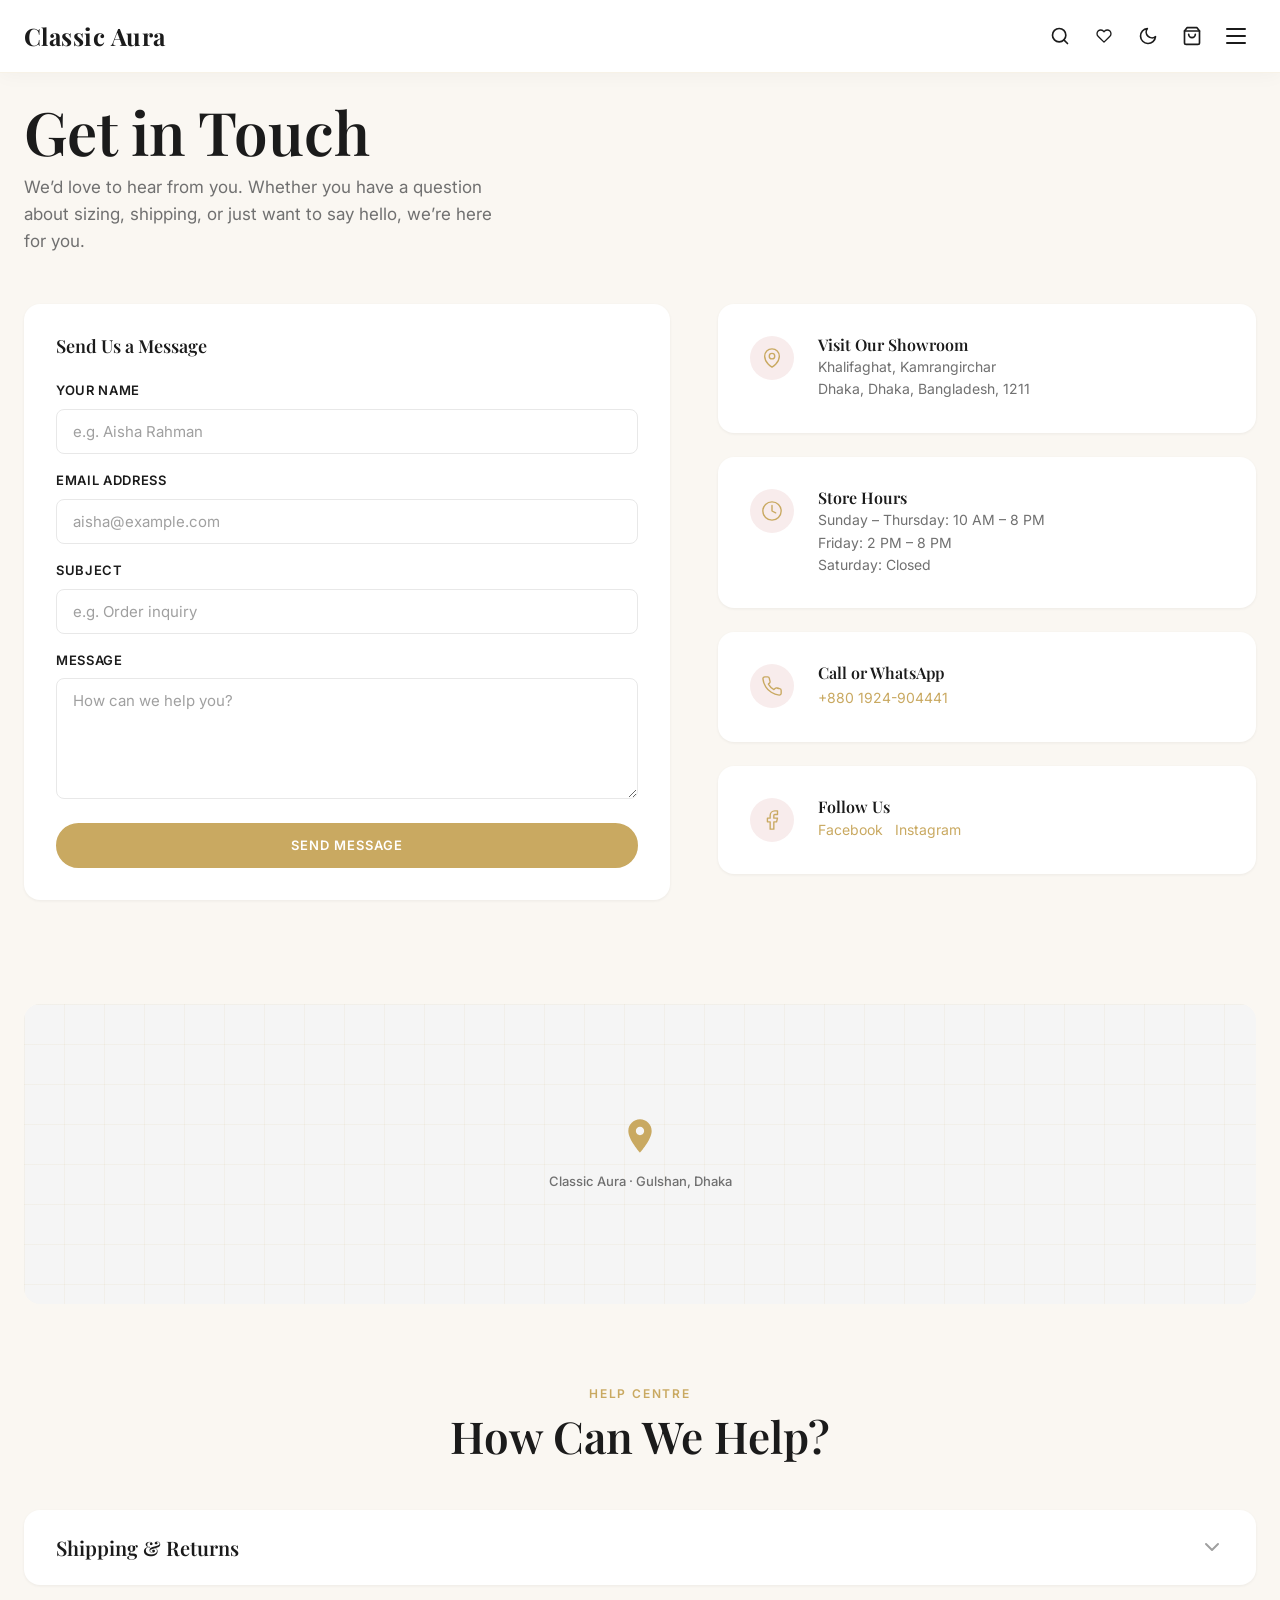
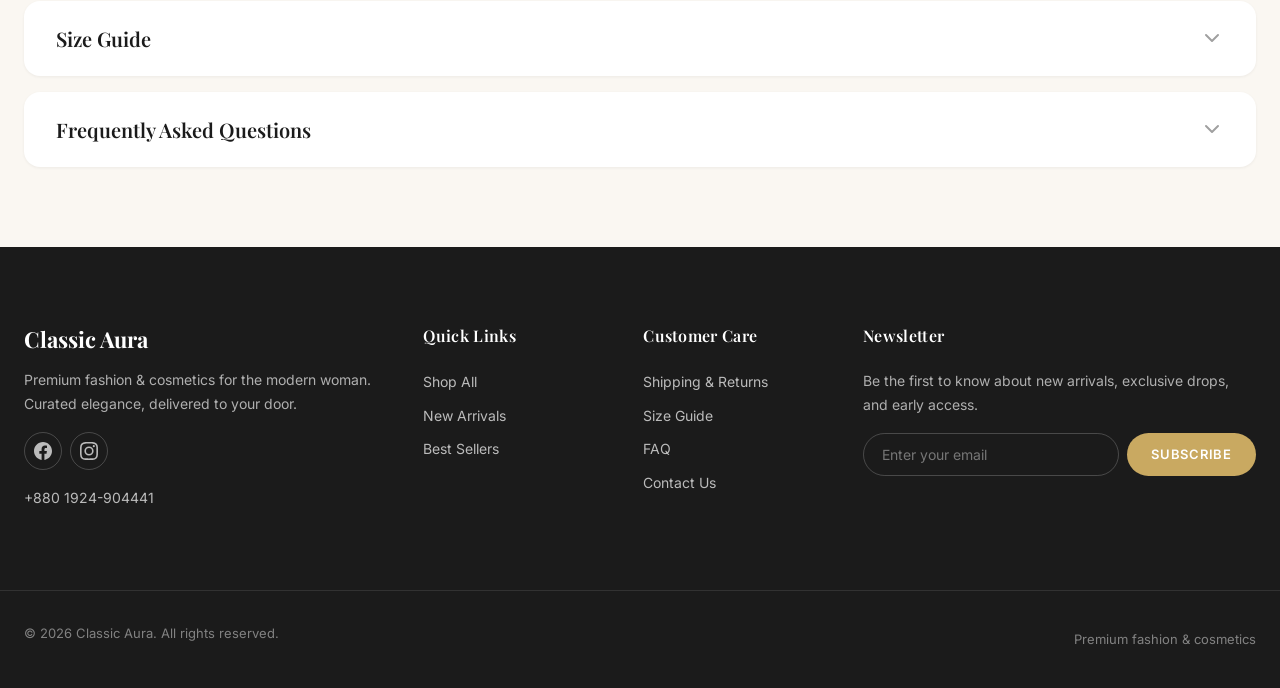
<file: contact.html>
<!DOCTYPE html>
<html lang="en">
<head>
  <meta charset="UTF-8">
  <meta name="viewport" content="width=device-width, initial-scale=1.0">
  <title>Contact Us | Classic Aura</title>
  <meta name="description" content="Get in touch with Classic Aura. Visit our Dhaka showroom, send us a message, or reach out via social media.">
  <link rel="canonical" href="https://jovanshop.github.io/classicaura/contact.html">

  <!-- Open Graph -->
  <meta property="og:type" content="website">
  <meta property="og:site_name" content="Classic Aura">
  <meta property="og:title" content="Contact Us | Classic Aura">
  <meta property="og:description" content="Get in touch with Classic Aura. Visit our Dhaka showroom, send us a message, or reach out via social media.">
  <meta property="og:url" content="https://jovanshop.github.io/classicaura/contact.html">
  <meta property="og:image" content="https://jovanshop.github.io/classicaura/images/bannar.jpg">

  <!-- Twitter Card -->
  <meta name="twitter:card" content="summary_large_image">
  <meta name="twitter:title" content="Contact Us | Classic Aura">
  <meta name="twitter:description" content="Get in touch with Classic Aura. Visit our Dhaka showroom, send us a message, or reach out via social media.">
  <meta name="twitter:image" content="https://jovanshop.github.io/classicaura/images/bannar.jpg">

  <!-- Google tag (gtag.js) -->
  <script async src="https://www.googletagmanager.com/gtag/js?id=G-PVCL6HL3KT"></script>
  <script>
    window.dataLayer = window.dataLayer || [];
    function gtag(){dataLayer.push(arguments);}
    gtag('js', new Date());
    gtag('config', 'G-PVCL6HL3KT');
  </script>

  <!-- Meta Pixel Code -->
  <script>
  !function(f,b,e,v,n,t,s)
  {if(f.fbq)return;n=f.fbq=function(){n.callMethod?
  n.callMethod.apply(n,arguments):n.queue.push(arguments)};
  if(!f._fbq)f._fbq=n;n.push=n;n.loaded=!0;n.version='2.0';
  n.queue=[];t=b.createElement(e);t.async=!0;
  t.src=v;s=b.getElementsByTagName(e)[0];
  s.parentNode.insertBefore(t,s)}(window, document,'script',
  'https://connect.facebook.net/en_US/fbevents.js');
  fbq('init', '1914672909068223');
  fbq('track', 'PageView');
  </script>
  <noscript><img height="1" width="1" style="display:none"
  src="https://www.facebook.com/tr?id=1914672909068223&ev=PageView&noscript=1"
  /></noscript>
  <!-- End Meta Pixel Code -->

  <link rel="preconnect" href="https://fonts.googleapis.com">
  <link rel="preconnect" href="https://fonts.gstatic.com" crossorigin>
  <link href="https://fonts.googleapis.com/css2?family=Inter:wght@300;400;500;600;700&family=Playfair+Display:ital,wght@0,400;0,500;0,600;0,700;1,400;1,500&display=swap" rel="stylesheet">

  <script>
    (function () {
      try {
        if (localStorage.getItem("classicAura_theme") === "dark") {
          document.documentElement.classList.add("dark-mode");
        }
      } catch (e) {}
    })();
  </script>
  <link rel="stylesheet" href="css/style.css">
  <link rel="icon" type="image/svg+xml" href="favicon.svg">
  <link rel="manifest" href="manifest.json">
  <meta name="theme-color" content="#C9A961">
  <meta name="apple-mobile-web-app-capable" content="yes">
  <meta name="apple-mobile-web-app-title" content="Classic Aura">
  <meta name="apple-mobile-web-app-status-bar-style" content="default">
  <link rel="apple-touch-icon" href="images/apple-touch-icon.png">
</head>
<body>

  <!-- ════════════════════════════════════════════
       START REUSABLE HEADER
       ════════════════════════════════════════════ -->
  <header class="site-header">
    <div class="header-inner">
      <a href="index.html" class="logo">Classic Aura</a>

      <nav class="nav" aria-label="Main navigation">
        <ul>
          <li><a href="index.html">Home</a></li>
          <li><a href="shop.html">Shop</a></li>
          <li><a href="shop.html?category=cosmetics">Cosmetics</a></li>
          <li><a href="about.html">About Us</a></li>
          <li><a href="contact.html">Contact</a></li>
        </ul>
      </nav>

      <div class="header-actions">
        <a href="shop.html" class="action-btn search-desktop" aria-label="Search products">
          <svg width="20" height="20" viewBox="0 0 24 24" fill="none" stroke="currentColor" stroke-width="2" stroke-linecap="round" stroke-linejoin="round" aria-hidden="true">
            <circle cx="11" cy="11" r="8"/>
            <line x1="21" y1="21" x2="16.65" y2="16.65"/>
          </svg>
        </a>

        <button class="action-btn wishlist-btn" aria-label="Wishlist">
          <svg width="20" height="20" viewBox="0 0 24 24" fill="none" stroke="currentColor" stroke-width="2" stroke-linecap="round" stroke-linejoin="round" aria-hidden="true">
            <path d="M20.84 4.61a5.5 5.5 0 0 0-7.78 0L12 5.67l-1.06-1.06a5.5 5.5 0 0 0-7.78 7.78l1.06 1.06L12 21.23l7.78-7.78 1.06-1.06a5.5 5.5 0 0 0 0-7.78z"/>
          </svg>
        </button>

        <button class="action-btn dark-mode-toggle" id="dark-mode-toggle" aria-label="Toggle dark mode" aria-pressed="false">
          <svg class="icon-moon" width="20" height="20" viewBox="0 0 24 24" fill="none" stroke="currentColor" stroke-width="2" stroke-linecap="round" stroke-linejoin="round" aria-hidden="true">
            <path d="M21 12.79A9 9 0 1 1 11.21 3 7 7 0 0 0 21 12.79z"/>
          </svg>
          <svg class="icon-sun" width="20" height="20" viewBox="0 0 24 24" fill="none" stroke="currentColor" stroke-width="2" stroke-linecap="round" stroke-linejoin="round" aria-hidden="true">
            <circle cx="12" cy="12" r="5"/>
            <line x1="12" y1="1" x2="12" y2="3"/>
            <line x1="12" y1="21" x2="12" y2="23"/>
            <line x1="4.22" y1="4.22" x2="5.64" y2="5.64"/>
            <line x1="18.36" y1="18.36" x2="19.78" y2="19.78"/>
            <line x1="1" y1="12" x2="3" y2="12"/>
            <line x1="21" y1="12" x2="23" y2="12"/>
            <line x1="4.22" y1="19.78" x2="5.64" y2="18.36"/>
            <line x1="18.36" y1="5.64" x2="19.78" y2="4.22"/>
          </svg>
        </button>

        <a href="cart.html" class="action-btn cart-btn" aria-label="Shopping cart">
          <svg width="20" height="20" viewBox="0 0 24 24" fill="none" stroke="currentColor" stroke-width="2" stroke-linecap="round" stroke-linejoin="round" aria-hidden="true">
            <path d="M6 2L3 6v14a2 2 0 0 0 2 2h14a2 2 0 0 0 2-2V6l-3-4z"/>
            <line x1="3" y1="6" x2="21" y2="6"/>
            <path d="M16 10a4 4 0 0 1-8 0"/>
          </svg>
          <span class="cart-badge" id="cart-count">0</span>
        </a>

        <button class="nav-toggle" id="nav-toggle" aria-label="Toggle navigation menu" aria-expanded="false">
          <span></span>
          <span></span>
          <span></span>
        </button>
      </div>
    </div>

  </header>
  <!-- ════════════════════════════════════════════
       END REUSABLE HEADER
       ════════════════════════════════════════════ -->

  <main class="main">

    <div class="container">

      <!-- ─── CONTACT HEADER ─── -->
      <div class="contact-header fade-in-section">
        <h1>Get in Touch</h1>
        <p>We&rsquo;d love to hear from you. Whether you have a question about sizing, shipping, or just want to say hello, we&rsquo;re here for you.</p>
      </div>

      <!-- ─── CONTACT SUCCESS (hidden) ─── -->
      <div class="contact-success" id="contact-success">
        <svg width="48" height="48" viewBox="0 0 24 24" fill="none" stroke="currentColor" stroke-width="1.5" stroke-linecap="round" stroke-linejoin="round" aria-hidden="true" style="color: var(--color-success); margin-bottom: var(--space-md);">
          <path d="M22 11.08V12a10 10 0 1 1-5.93-9.14"/>
          <polyline points="22 4 12 14.01 9 11.01"/>
        </svg>
        <h2>Message Sent!</h2>
        <p>Thank you for reaching out. We typically respond within 24 hours during business days.</p>
        <button class="btn btn-secondary" id="contact-send-another">Send Another Message</button>
      </div>

      <!-- ─── CONTACT LAYOUT ─── -->
      <div class="contact-layout" id="contact-layout">

        <!-- ─── FORM ─── -->
        <div class="fade-in-section">
          <form id="contact-form" novalidate>
            <div class="checkout-form-section">
              <h3>Send Us a Message</h3>

              <div class="form-group">
                <label class="form-label" for="contact-name">Your Name</label>
                <input class="form-input" type="text" id="contact-name" placeholder="e.g. Aisha Rahman" required autocomplete="name">
                <p class="field-error" id="error-contact-name">Please enter your name.</p>
              </div>

              <div class="form-group">
                <label class="form-label" for="contact-email">Email Address</label>
                <input class="form-input" type="email" id="contact-email" placeholder="aisha@example.com" required autocomplete="email">
                <p class="field-error" id="error-contact-email">Please enter a valid email address.</p>
              </div>

              <div class="form-group">
                <label class="form-label" for="contact-subject">Subject</label>
                <input class="form-input" type="text" id="contact-subject" placeholder="e.g. Order inquiry" required>
                <p class="field-error" id="error-contact-subject">Please enter a subject.</p>
              </div>

              <div class="form-group">
                <label class="form-label" for="contact-message">Message</label>
                <textarea class="form-input" id="contact-message" rows="5" placeholder="How can we help you?" required></textarea>
                <p class="field-error" id="error-contact-message">Please enter your message.</p>
              </div>

              <input type="hidden" name="access_key" value="d2c3dead-e076-49e2-a0ea-5deff42fe90a">
              <input type="hidden" name="subject" value="New contact form submission">

              <button type="submit" class="btn btn-primary btn-block" id="contact-submit-btn">Send Message</button>
            </div>
          </form>
        </div>

        <!-- ─── INFO BLOCK ─── -->
        <div class="fade-in-section">
          <div class="contact-info-grid">

            <!-- Visit us -->
            <div class="contact-info-card">
              <div class="info-icon">
                <svg width="22" height="22" viewBox="0 0 24 24" fill="none" stroke="currentColor" stroke-width="1.5" stroke-linecap="round" stroke-linejoin="round" aria-hidden="true">
                  <path d="M12 22s-8-4.5-8-11.8A8 8 0 0 1 12 2a8 8 0 0 1 8 8.2c0 7.3-8 11.8-8 11.8z"/>
                  <circle cx="12" cy="10" r="3"/>
                </svg>
              </div>
              <div>
                <h4>Visit Our Showroom</h4>
                <p>Khalifaghat, Kamrangirchar<br>Dhaka, Dhaka, Bangladesh, 1211</p>
              </div>
            </div>

            <!-- Hours -->
            <div class="contact-info-card">
              <div class="info-icon">
                <svg width="22" height="22" viewBox="0 0 24 24" fill="none" stroke="currentColor" stroke-width="1.5" stroke-linecap="round" stroke-linejoin="round" aria-hidden="true">
                  <circle cx="12" cy="12" r="10"/>
                  <polyline points="12 6 12 12 16 14"/>
                </svg>
              </div>
              <div>
                <h4>Store Hours</h4>
                <p>Sunday &ndash; Thursday: 10 AM &ndash; 8 PM<br>Friday: 2 PM &ndash; 8 PM<br>Saturday: Closed</p>
              </div>
            </div>

            <!-- Phone -->
            <div class="contact-info-card">
              <div class="info-icon">
                <svg width="22" height="22" viewBox="0 0 24 24" fill="none" stroke="currentColor" stroke-width="1.5" stroke-linecap="round" stroke-linejoin="round" aria-hidden="true">
                  <path d="M22 16.92v3a2 2 0 0 1-2.18 2 19.79 19.79 0 0 1-8.63-3.07 19.5 19.5 0 0 1-6-6 19.79 19.79 0 0 1-3.07-8.67A2 2 0 0 1 4.11 2h3a2 2 0 0 1 2 1.72 12.84 12.84 0 0 0 .7 2.81 2 2 0 0 1-.45 2.11L8.09 9.91a16 16 0 0 0 6 6l1.27-1.27a2 2 0 0 1 2.11-.45 12.84 12.84 0 0 0 2.81.7A2 2 0 0 1 22 16.92z"/>
                </svg>
              </div>
              <div>
                <h4>Call or WhatsApp</h4>
                <a href="tel:+8801924904441">+880 1924-904441</a>
              </div>
            </div>

            <!-- Social -->
            <div class="contact-info-card">
              <div class="info-icon">
                <svg width="22" height="22" viewBox="0 0 24 24" fill="none" stroke="currentColor" stroke-width="1.5" stroke-linecap="round" stroke-linejoin="round" aria-hidden="true">
                  <path d="M18 2h-3a5 5 0 0 0-5 5v3H7v4h3v8h4v-8h3l1-4h-4V7a1 1 0 0 1 1-1h3z"/>
                </svg>
              </div>
              <div>
                <h4>Follow Us</h4>
                <p>
                  <a href="https://www.facebook.com/share/1JRDPLqBXt/?mibextid=wwXIfr" target="_blank" rel="noopener" style="margin-right:var(--space-sm);">Facebook</a>
                  <a href="https://www.instagram.com/classicauraofficial/" target="_blank" rel="noopener" style="margin-right:var(--space-sm);">Instagram</a>
                </p>
              </div>
            </div>

          </div>
        </div>

      </div>

      <!-- ─── MAP PLACEHOLDER ─── -->
      <div class="map-placeholder fade-in-section" aria-label="Map showing Classic Aura showroom location in Gulshan, Dhaka" role="img">
        <div class="map-grid" aria-hidden="true"></div>
        <div class="map-pin">
          <svg width="40" height="40" viewBox="0 0 24 24" fill="currentColor" stroke="none" aria-hidden="true">
            <path d="M12 2C8.13 2 5 5.13 5 9c0 5.25 7 13 7 13s7-7.75 7-13c0-3.87-3.13-7-7-7zm0 9.5c-1.38 0-2.5-1.12-2.5-2.5s1.12-2.5 2.5-2.5 2.5 1.12 2.5 2.5-1.12 2.5-2.5 2.5z"/>
          </svg>
          <span>Classic Aura &middot; Gulshan, Dhaka</span>
        </div>
      </div>

      <!-- ─── ACCORDION: Shipping, Size Guide, FAQ ─── -->
      <div class="accordion-section">
        <div class="section-header fade-in-section">
          <span class="section-eyebrow">Help Centre</span>
          <h2>How Can We Help?</h2>
        </div>

        <!-- Shipping & Returns -->
        <div class="accordion-panel fade-in-section" id="shipping">
          <button class="accordion-trigger" aria-expanded="false">
            Shipping &amp; Returns
            <svg class="accordion-icon" viewBox="0 0 24 24" fill="none" stroke="currentColor" stroke-width="2" stroke-linecap="round" stroke-linejoin="round" aria-hidden="true">
              <polyline points="6 9 12 15 18 9"/>
            </svg>
          </button>
          <div class="accordion-body" role="region">
            <div class="accordion-body-inner">
              <h4>Delivery</h4>
              <ul>
                <li>Inside Dhaka: 2&ndash;3 business days</li>
                <li>Outside Dhaka (nationwide): 4&ndash;7 business days</li>
                <li>Flat delivery fee: &#2547;60 nationwide</li>
                <li>Cash on Delivery (COD) available</li>
              </ul>

              <h4>Returns &amp; Exchanges (Fashion Items)</h4>
              <ul>
                <li>Returns/exchanges accepted within 3 days of delivery</li>
                <li>Item must be unused, with tags and original packaging intact</li>
                <li>Wrong size can be exchanged for the same item in a different size</li>
              </ul>

              <h4>Returns &amp; Exchanges (Cosmetics Items)</h4>
              <ul>
                <li>For hygiene reasons, opened or used cosmetics cannot be returned or exchanged</li>
                <li>If you receive the wrong item or a damaged product, contact us within 24 hours of delivery for a replacement</li>
              </ul>

              <h4>How to Request a Return/Exchange</h4>
              <p>Message us on <a href="tel:+8801924904441">WhatsApp (+880 1924-904441)</a> or our <a href="https://www.facebook.com/share/1JRDPLqBXt/?mibextid=wwXIfr" target="_blank" rel="noopener">Facebook Page</a> with your Order ID.</p>
            </div>
          </div>
        </div>

        <!-- Size Guide -->
        <div class="accordion-panel fade-in-section" id="size-guide">
          <button class="accordion-trigger" aria-expanded="false">
            Size Guide
            <svg class="accordion-icon" viewBox="0 0 24 24" fill="none" stroke="currentColor" stroke-width="2" stroke-linecap="round" stroke-linejoin="round" aria-hidden="true">
              <polyline points="6 9 12 15 18 9"/>
            </svg>
          </button>
          <div class="accordion-body" role="region">
            <div class="accordion-body-inner">
              <h4>Kurti / Fashion Sizing</h4>
              <table class="size-table">
                <thead>
                  <tr>
                    <th>Size</th>
                    <th>Bust</th>
                    <th>Waist</th>
                    <th>Hip</th>
                  </tr>
                </thead>
                <tbody>
                  <tr><td>L</td><td>38&Prime;</td><td>34&Prime;</td><td>40&Prime;</td></tr>
                  <tr><td>XL</td><td>40&Prime;</td><td>36&Prime;</td><td>42&Prime;</td></tr>
                  <tr><td>XXL</td><td>42&Prime;</td><td>38&Prime;</td><td>44&Prime;</td></tr>
                </tbody>
              </table>
              <p>Measurements are approximate and may vary slightly by fabric. Need help choosing a size? <a href="tel:+8801924904441">Message us on WhatsApp</a> before ordering and we&rsquo;ll help you find the right fit.</p>
            </div>
          </div>
        </div>

        <!-- FAQ -->
        <div class="accordion-panel fade-in-section" id="faq">
          <button class="accordion-trigger" aria-expanded="false">
            Frequently Asked Questions
            <svg class="accordion-icon" viewBox="0 0 24 24" fill="none" stroke="currentColor" stroke-width="2" stroke-linecap="round" stroke-linejoin="round" aria-hidden="true">
              <polyline points="6 9 12 15 18 9"/>
            </svg>
          </button>
          <div class="accordion-body" role="region">
            <div class="accordion-body-inner">

              <div class="faq-item">
                <p class="faq-q">Q: How do I place an order?</p>
                <p class="faq-a">A: Go to any product page, choose your size/variant, and click &ldquo;Add to Cart&rdquo; or &ldquo;Buy Now&rdquo; to complete checkout.</p>
              </div>

              <div class="faq-item">
                <p class="faq-q">Q: What payment methods do you accept?</p>
                <p class="faq-a">A: Currently Cash on Delivery (COD) only &mdash; pay when your order arrives. bKash/Nagad payment is coming soon.</p>
              </div>

              <div class="faq-item">
                <p class="faq-q">Q: How long does delivery take?</p>
                <p class="faq-a">A: 2&ndash;3 days inside Dhaka, 4&ndash;7 days outside Dhaka.</p>
              </div>

              <div class="faq-item">
                <p class="faq-q">Q: Is COD available everywhere?</p>
                <p class="faq-a">A: Yes, COD is available nationwide across Bangladesh.</p>
              </div>

              <div class="faq-item">
                <p class="faq-q">Q: How do I know my order was confirmed?</p>
                <p class="faq-a">A: You&rsquo;ll see a confirmation screen with an Order ID right after checkout. Save it &mdash; you can reference it if you contact us.</p>
              </div>

              <div class="faq-item">
                <p class="faq-q">Q: Are your products authentic?</p>
                <p class="faq-a">A: Yes, every fashion and cosmetics item at Classic Aura is 100% authentic and quality-checked before listing.</p>
              </div>

            </div>
          </div>
        </div>

      </div>

    </div>

  </main>

  <!-- ════════════════════════════════════════════
       START REUSABLE FOOTER
       ════════════════════════════════════════════ -->
  <footer class="footer">
    <div class="footer-grid">

      <div class="footer-col">
        <h3>Classic Aura</h3>
        <p>Premium fashion &amp; cosmetics for the modern woman. Curated elegance, delivered to your door.</p>
        <div class="social-links">
          <a href="https://www.facebook.com/share/1JRDPLqBXt/?mibextid=wwXIfr" target="_blank" rel="noopener" aria-label="Facebook">
            <svg width="18" height="18" viewBox="0 0 24 24" fill="currentColor" aria-hidden="true">
              <path d="M24 12.073c0-6.627-5.373-12-12-12s-12 5.373-12 12c0 5.99 4.388 10.954 10.125 11.854v-8.385H7.078v-3.47h3.047V9.43c0-3.007 1.792-4.669 4.533-4.669 1.312 0 2.686.235 2.686.235v2.953H15.83c-1.491 0-1.956.925-1.956 1.874v2.25h3.328l-.532 3.47h-2.796v8.385C19.612 23.027 24 18.062 24 12.073z"/>
            </svg>
          </a>
          <a href="https://www.instagram.com/classicauraofficial/" target="_blank" rel="noopener" aria-label="Instagram">
            <svg width="18" height="18" viewBox="0 0 24 24" fill="currentColor" aria-hidden="true">
              <path d="M12 2.163c3.204 0 3.584.012 4.85.07 3.252.148 4.771 1.691 4.919 4.919.058 1.265.069 1.645.069 4.849 0 3.205-.012 3.584-.069 4.849-.149 3.225-1.664 4.771-4.919 4.919-1.266.058-1.644.07-4.85.07-3.204 0-3.584-.012-4.849-.07-3.26-.149-4.771-1.699-4.919-4.92-.058-1.265-.07-1.644-.07-4.849 0-3.204.013-3.583.07-4.849.149-3.227 1.664-4.771 4.919-4.919 1.266-.057 1.645-.069 4.849-.069zM12 0C8.741 0 8.333.014 7.053.072 2.695.272.273 2.69.073 7.052.014 8.333 0 8.741 0 12c0 3.259.014 3.668.072 4.948.2 4.358 2.618 6.78 6.98 6.98C8.333 23.986 8.741 24 12 24c3.259 0 3.668-.014 4.948-.072 4.354-.2 6.782-2.618 6.979-6.98.059-1.28.073-1.689.073-4.948 0-3.259-.014-3.667-.072-4.947-.196-4.354-2.617-6.78-6.979-6.98C15.668.014 15.259 0 12 0zm0 5.838a6.162 6.162 0 100 12.324 6.162 6.162 0 000-12.324zM12 16a4 4 0 110-8 4 4 0 010 8zm6.406-11.845a1.44 1.44 0 100 2.881 1.44 1.44 0 000-2.881z"/>
            </svg>
          </a>
        </div>
        <p style="margin-top:var(--space-md);font-size:0.875rem;color:rgba(255,255,255,0.65);">
          <a href="tel:+8801924904441" style="color:rgba(255,255,255,0.7);">+880 1924-904441</a>
        </p>
      </div>

      <div class="footer-col">
        <h4>Quick Links</h4>
        <ul>
          <li><a href="shop.html">Shop All</a></li>
          <li><a href="shop.html?sort=newest">New Arrivals</a></li>
          <li><a href="shop.html">Best Sellers</a></li>
        </ul>
      </div>

      <div class="footer-col">
        <h4>Customer Care</h4>
        <ul>
          <li><a href="contact.html#shipping">Shipping &amp; Returns</a></li>
          <li><a href="contact.html#size-guide">Size Guide</a></li>
          <li><a href="contact.html#faq">FAQ</a></li>
          <li><a href="contact.html">Contact Us</a></li>
        </ul>
      </div>

      <div class="footer-col">
        <h4>Newsletter</h4>
        <p>Be the first to know about new arrivals, exclusive drops, and early access.</p>
        <form class="newsletter-form" novalidate>
          <input type="email" placeholder="Enter your email" aria-label="Email address" required>
          <button type="submit">Subscribe</button>
        </form>
      </div>

    </div>

    <div class="footer-bottom">
      <p>&copy; 2026 Classic Aura. All rights reserved.</p>
      <p>Premium fashion &amp; cosmetics</p>
    </div>
  </footer>
  <!-- ════════════════════════════════════════════
       END REUSABLE FOOTER
       ════════════════════════════════════════════ -->

  <script src="js/products.js"></script>
  <script src="js/main.js"></script>
  <!--Start of Tawk.to Script-->
  <script type="text/javascript">
  var Tawk_API=Tawk_API||{}, Tawk_LoadStart=new Date();
  (function(){
  var s1=document.createElement("script"),s0=document.getElementsByTagName("script")[0];
  s1.async=true;
  s1.src='https://embed.tawk.to/6a76edaa224bc71d4a538dc3/1jvg90pat';
  s1.charset='UTF-8';
  s1.setAttribute('crossorigin','*');
  s0.parentNode.insertBefore(s1,s0);
  })();
  </script>
  <!--End of Tawk.to Script-->
</body>
</html>
</file>
<file: css/style.css>
/* =============================================
   CLASSIC AURA — Design System & Global Styles
   ============================================= */

/* ─── Google Fonts ─── */
@import url('https://fonts.googleapis.com/css2?family=Inter:wght@300;400;500;600;700&family=Playfair+Display:ital,wght@0,400;0,500;0,600;0,700;1,400;1,500&display=swap');

/* ─── CSS Custom Properties ─── */
:root {
  /* Colors */
  --color-ivory: #FAF7F2;
  --color-charcoal: #1B1B1B;
  --color-gold: #C9A961;
  --color-gold-light: #DCC28A;
  --color-gold-dark: #B8944A;
  --color-blush: #F2D9D9;
  --color-blush-light: #F8ECEC;
  --color-white: #FFFFFF;

  /* Semantic aliases:
     --color-surface  → the light "card / panel" background (=== white in light mode).
     --color-charcoal-solid → the true dark ink used for dark surfaces (footer, bands,
       active pills) that must STAY dark in both themes. --color-charcoal doubles as body
       text, so it flips to light in dark mode — deep-ink surfaces must not follow it. */
  --color-surface: #FFFFFF;
  --color-charcoal-solid: #1B1B1B;
  --color-error: #C94A4A;
  --color-success: #5A8F5A;

  --color-gray-100: #F5F5F5;
  --color-gray-200: #E8E8E8;
  --color-gray-300: #D0D0D0;
  --color-gray-400: #A0A0A0;
  --color-gray-500: #707070;
  --color-gray-600: #505050;

  /* Typography */
  --font-heading: 'Playfair Display', Georgia, serif;
  --font-body: 'Inter', -apple-system, BlinkMacSystemFont, 'Segoe UI', Roboto, sans-serif;

  /* Spacing scale (4px base) */
  --space-2xs: 2px;
  --space-xs: 4px;
  --space-sm: 8px;
  --space-md: 16px;
  --space-lg: 24px;
  --space-xl: 32px;
  --space-2xl: 40px;
  --space-3xl: 48px;
  --space-4xl: 64px;
  --space-5xl: 80px;
  --space-6xl: 96px;
  --space-7xl: 120px;

  /* Border radius */
  --radius-sm: 8px;
  --radius-md: 12px;
  --radius-lg: 16px;
  --radius-xl: 20px;
  --radius-full: 9999px;

  /* Shadows */
  --shadow-sm: 0 1px 3px rgba(27, 27, 27, 0.06);
  --shadow-md: 0 4px 16px rgba(27, 27, 27, 0.08);
  --shadow-lg: 0 8px 32px rgba(27, 27, 27, 0.10);
  --shadow-xl: 0 16px 48px rgba(27, 27, 27, 0.12);

  /* Transitions */
  --transition-fast: 200ms ease;
  --transition-base: 300ms ease;
  --transition-slow: 500ms ease;

  /* Layout */
  --container-max: 1280px;
  --container-padding: var(--space-lg);
  --header-height: 72px;
}

/* ─── Reset ─── */
*,
*::before,
*::after {
  box-sizing: border-box;
  margin: 0;
  padding: 0;
}

html {
  scroll-behavior: smooth;
  -webkit-text-size-adjust: 100%;
}

body {
  font-family: var(--font-body);
  font-size: 16px;
  line-height: 1.6;
  color: var(--color-charcoal);
  background-color: var(--color-ivory);
  -webkit-font-smoothing: antialiased;
  -moz-osx-font-smoothing: grayscale;
  min-height: 100vh;
}

img {
  max-width: 100%;
  height: auto;
  display: block;
}

a {
  color: inherit;
  text-decoration: none;
}

ul,
ol {
  list-style: none;
}

button {
  font-family: var(--font-body);
  cursor: pointer;
  border: none;
  background: none;
  font-size: inherit;
  color: inherit;
}

input,
textarea,
select {
  font-family: var(--font-body);
  font-size: inherit;
  color: inherit;
}

/* ─── Focus Visible ─── */
:focus-visible {
  outline: 2.5px solid var(--color-gold);
  outline-offset: 3px;
  border-radius: 2px;
}

/* Remove default focus for mouse users */
:focus:not(:focus-visible) {
  outline: none;
}

/* ─── Typography ─── */
h1, h2, h3, h4, h5, h6 {
  font-family: var(--font-heading);
  font-weight: 600;
  line-height: 1.15;
  color: var(--color-charcoal);
}

h1 { font-size: clamp(2.25rem, 5vw, 3.75rem); }
h2 { font-size: clamp(1.75rem, 3.5vw, 2.75rem); }
h3 { font-size: clamp(1.35rem, 2.25vw, 1.875rem); }
h4 { font-size: clamp(1.125rem, 1.5vw, 1.375rem); }

p { margin-bottom: 1em; }
p:last-child { margin-bottom: 0; }

.section-eyebrow {
  display: block;
  font-family: var(--font-body);
  font-size: 0.75rem;
  font-weight: 600;
  letter-spacing: 0.15em;
  text-transform: uppercase;
  color: var(--color-gold);
  margin-bottom: var(--space-sm);
}

/* ─── Container ─── */
.container {
  max-width: var(--container-max);
  margin: 0 auto;
  padding: 0 var(--container-padding);
}

/* ─── Section ─── */
.section {
  padding: var(--space-5xl) 0;
}

.section-title {
  text-align: center;
  margin-bottom: var(--space-3xl);
}

.section-header {
  text-align: center;
  margin-bottom: var(--space-4xl);
}

/* ─── Buttons ─── */
.btn {
  display: inline-flex;
  align-items: center;
  justify-content: center;
  gap: var(--space-sm);
  padding: 14px 32px;
  font-family: var(--font-body);
  font-size: 0.8125rem;
  font-weight: 600;
  letter-spacing: 0.08em;
  text-transform: uppercase;
  border-radius: var(--radius-full);
  transition: all var(--transition-base);
  cursor: pointer;
  border: 2px solid transparent;
  white-space: nowrap;
  line-height: 1;
}

.btn-primary {
  background-color: var(--color-gold);
  color: var(--color-white);
  border-color: var(--color-gold);
}

.btn-primary:hover,
.btn-primary:focus-visible {
  background-color: var(--color-gold-dark);
  border-color: var(--color-gold-dark);
  transform: translateY(-1px);
  box-shadow: 0 4px 16px rgba(201, 169, 97, 0.35);
}

.btn-primary:active {
  transform: translateY(0);
}

.btn-secondary {
  background-color: transparent;
  color: var(--color-charcoal);
  border-color: var(--color-charcoal);
}

.btn-secondary:hover,
.btn-secondary:focus-visible {
  background-color: var(--color-charcoal-solid);
  color: var(--color-white);
  transform: translateY(-1px);
}

.btn-secondary:active {
  transform: translateY(0);
}

.btn-ghost {
  background-color: transparent;
  color: var(--color-charcoal);
  border-color: transparent;
}

.btn-ghost:hover,
.btn-ghost:focus-visible {
  background-color: rgba(27, 27, 27, 0.06);
}

.btn-sm {
  padding: 10px 22px;
  font-size: 0.6875rem;
}

.btn-lg {
  padding: 18px 40px;
  font-size: 0.9375rem;
}

.btn-block {
  display: flex;
  width: 100%;
}

.btn:disabled {
  opacity: 0.4;
  cursor: not-allowed;
  transform: none !important;
  box-shadow: none !important;
}

/* ─── Cards ─── */
.card {
  background-color: var(--color-surface);
  border-radius: var(--radius-lg);
  box-shadow: var(--shadow-sm);
  transition: all var(--transition-base);
  overflow: hidden;
}

.card:hover {
  box-shadow: var(--shadow-md);
  transform: translateY(-3px);
}

/* ─── Grid Helpers ─── */
.grid-2 { display: grid; grid-template-columns: repeat(2, 1fr); gap: var(--space-lg); }
.grid-3 { display: grid; grid-template-columns: repeat(3, 1fr); gap: var(--space-lg); }
.grid-4 { display: grid; grid-template-columns: repeat(4, 1fr); gap: var(--space-lg); }

/* ─── Forms ─── */
.form-group {
  margin-bottom: var(--space-lg);
}

.form-label {
  display: block;
  font-size: 0.8125rem;
  font-weight: 600;
  letter-spacing: 0.05em;
  text-transform: uppercase;
  margin-bottom: var(--space-sm);
  color: var(--color-charcoal);
}

.form-input {
  width: 100%;
  padding: 14px 18px;
  border: 1.5px solid var(--color-gray-300);
  border-radius: var(--radius-sm);
  background-color: var(--color-surface);
  font-size: 0.9375rem;
  transition: border-color var(--transition-fast);
  color: var(--color-charcoal);
}

.form-input::placeholder {
  color: var(--color-gray-400);
}

.form-input:focus {
  outline: none;
  border-color: var(--color-gold);
  box-shadow: 0 0 0 3px rgba(201, 169, 97, 0.12);
}

.form-input.error {
  border-color: var(--color-error);
}

.form-error {
  color: var(--color-error);
  font-size: 0.8125rem;
  margin-top: var(--space-xs);
  display: none;
}

.form-error.visible {
  display: block;
}

textarea.form-input {
  min-height: 120px;
  resize: vertical;
}

/* ─── Top Announcement Banner (hidden by default) ─── */
.top-banner {
  display: none;
}

/* ─── Header ─── */
.site-header {
  position: sticky;
  top: 0;
  left: 0;
  width: 100%;
  z-index: 1000;
  background: rgba(255, 255, 255, 0.95);
  backdrop-filter: blur(16px);
  -webkit-backdrop-filter: blur(16px);
  border-bottom: 1px solid rgba(201, 169, 97, 0.15);
  box-shadow: 0 1px 20px rgba(0, 0, 0, 0.04);
  padding: 0 var(--container-padding);
}

.header-inner {
  max-width: var(--container-max);
  margin: 0 auto;
  display: flex;
  align-items: center;
  justify-content: space-between;
  height: var(--header-height);
}

.logo {
  font-family: var(--font-heading);
  font-size: 1.5rem;
  font-weight: 700;
  color: var(--color-charcoal);
  letter-spacing: 0.02em;
  transition: color var(--transition-fast);
  flex-shrink: 0;
}

.logo:hover {
  color: var(--color-gold);
}

/* Navigation — hamburger dropdown menu */
.nav {
  position: absolute;
  top: calc(100% + 10px);
  right: var(--container-padding);
  background: var(--color-ivory);
  border: 1px solid var(--color-gray-200);
  border-radius: var(--radius-md);
  box-shadow: 0 16px 48px rgba(27, 27, 27, 0.14);
  min-width: 240px;
  padding: var(--space-sm) 0;
  list-style: none;
  opacity: 0;
  visibility: hidden;
  transform: translateY(-10px);
  transition: opacity var(--transition-base), transform var(--transition-base), visibility var(--transition-base);
  z-index: 999;
}

.nav.open {
  opacity: 1;
  visibility: visible;
  transform: translateY(0);
}

.nav ul {
  list-style: none;
  margin: 0;
  padding: 0;
  display: flex;
  flex-direction: column;
}

.nav li {
  border-bottom: 1px solid rgba(27, 27, 27, 0.06);
}

.nav li:last-child {
  border-bottom: none;
}

.nav a {
  display: block;
  padding: 14px 24px;
  font-family: var(--font-heading);
  font-size: 1rem;
  font-weight: 500;
  color: var(--color-charcoal);
  text-decoration: none;
  transition: color var(--transition-fast), background var(--transition-fast);
}

.nav a::after {
  display: none;
}

.nav a:hover {
  color: var(--color-gold);
  background: rgba(201, 169, 97, 0.06);
}

/* Header action icons */
.header-actions {
  display: flex;
  align-items: center;
  gap: var(--space-xs);
}

.header-actions .action-btn {
  display: flex;
  align-items: center;
  justify-content: center;
  width: 40px;
  height: 40px;
  border-radius: var(--radius-full);
  border: none;
  background: none;
  transition: background var(--transition-fast), color var(--transition-fast);
  color: var(--color-charcoal);
  position: relative;
  cursor: pointer;
}

.header-actions .action-btn:hover {
  background: rgba(201, 169, 97, 0.12);
  color: var(--color-gold);
}

.cart-btn {
  position: relative;
}

.cart-badge {
  position: absolute;
  top: 3px;
  right: 3px;
  min-width: 18px;
  height: 18px;
  padding: 0 5px;
  background-color: var(--color-gold);
  color: var(--color-white);
  font-size: 0.625rem;
  font-weight: 700;
  line-height: 18px;
  text-align: center;
  border-radius: var(--radius-full);
  display: none;
  pointer-events: none;
}

.cart-badge.visible {
  display: inline-flex;
  pointer-events: auto;
}

/* Nav toggle (hamburger) */
.nav-toggle {
  display: flex;
  flex-direction: column;
  align-items: center;
  justify-content: center;
  width: 40px;
  height: 40px;
  gap: 5px;
  border-radius: var(--radius-full);
  border: none;
  background: none;
  cursor: pointer;
  transition: background var(--transition-fast);
}

.nav-toggle:hover {
  background: rgba(201, 169, 97, 0.12);
}

.nav-toggle span {
  display: block;
  width: 20px;
  height: 2px;
  background-color: var(--color-charcoal);
  transition: all var(--transition-base);
  border-radius: 2px;
  transform-origin: center;
}

.nav-toggle.active span:nth-child(1) {
  transform: translateY(7px) rotate(45deg);
}

.nav-toggle.active span:nth-child(2) {
  opacity: 0;
}

.nav-toggle.active span:nth-child(3) {
  transform: translateY(-7px) rotate(-45deg);
}



/* ─── Footer ─── */
.footer {
  background-color: var(--color-charcoal-solid);
  color: rgba(255, 255, 255, 0.75);
  padding: var(--space-5xl) 0 var(--space-xl);
  margin-top: auto;
}

.footer-grid {
  max-width: var(--container-max);
  margin: 0 auto;
  padding: 0 var(--container-padding);
  display: grid;
  grid-template-columns: 2fr 1fr 1fr 2fr;
  gap: var(--space-3xl) var(--space-2xl);
}

.footer-col h3 {
  font-family: var(--font-heading);
  font-size: 1.375rem;
  font-weight: 700;
  color: var(--color-white);
  margin-bottom: var(--space-md);
}

.footer-col h4 {
  font-family: var(--font-heading);
  font-size: 1rem;
  font-weight: 600;
  color: var(--color-white);
  margin-bottom: var(--space-lg);
  letter-spacing: 0.02em;
}

.footer-col p {
  font-size: 0.875rem;
  line-height: 1.7;
  margin-bottom: var(--space-md);
  color: rgba(255, 255, 255, 0.65);
}

.footer-col ul {
  display: flex;
  flex-direction: column;
  gap: var(--space-sm);
}

.footer-col a {
  color: rgba(255, 255, 255, 0.7);
  font-size: 0.875rem;
  line-height: 1.6;
  transition: color var(--transition-fast);
}

.footer-col a:hover {
  color: var(--color-gold);
}

/* Social links */
.social-links {
  display: flex;
  gap: var(--space-sm);
  margin-top: var(--space-md);
}

.social-links a {
  display: flex;
  align-items: center;
  justify-content: center;
  width: 38px;
  height: 38px;
  border: 1px solid rgba(255, 255, 255, 0.2);
  border-radius: var(--radius-full);
  transition: all var(--transition-fast);
  color: rgba(255, 255, 255, 0.7);
}

.social-links a:hover {
  border-color: var(--color-gold);
  background-color: var(--color-gold);
  color: var(--color-white);
}

/* Newsletter form */
.newsletter-form {
  display: flex;
  gap: var(--space-sm);
  margin-top: var(--space-md);
}

.newsletter-form input {
  flex: 1;
  min-width: 0;
  padding: 12px 18px;
  border: 1px solid rgba(255, 255, 255, 0.2);
  border-radius: var(--radius-full);
  background: transparent;
  color: var(--color-white);
  font-size: 0.875rem;
  transition: border-color var(--transition-fast);
  outline: none;
}

.newsletter-form input::placeholder {
  color: rgba(255, 255, 255, 0.4);
}

.newsletter-form input:focus {
  border-color: var(--color-gold);
  box-shadow: 0 0 0 3px rgba(201, 169, 97, 0.15);
}

.newsletter-form button {
  padding: 12px 24px;
  background-color: var(--color-gold);
  color: var(--color-white);
  border: none;
  border-radius: var(--radius-full);
  font-size: 0.8125rem;
  font-weight: 600;
  letter-spacing: 0.06em;
  text-transform: uppercase;
  cursor: pointer;
  transition: background var(--transition-fast);
  white-space: nowrap;
  flex-shrink: 0;
}

.newsletter-form button:hover {
  background-color: var(--color-gold-dark);
}

.newsletter-form button:focus-visible {
  outline: 2.5px solid var(--color-white);
  outline-offset: 2px;
}

/* Footer bottom bar */
.footer-bottom {
  max-width: var(--container-max);
  margin: var(--space-4xl) auto 0;
  padding: var(--space-xl) var(--container-padding) 0;
  border-top: 1px solid rgba(255, 255, 255, 0.1);
  font-size: 0.8125rem;
  color: rgba(255, 255, 255, 0.45);
  display: flex;
  justify-content: space-between;
  align-items: center;
  flex-wrap: wrap;
  gap: var(--space-sm);
}

/* ─── Category Card Effects (Homepage) ─── */

/* Cosmetics shade dots */
.shade-dots {
  display: flex;
  gap: 6px;
  margin-top: var(--space-md);
  opacity: 0;
  transform: translateY(6px);
  transition: opacity var(--transition-base), transform var(--transition-base);
  transition-delay: 0.05s;
}

.category-card:hover .shade-dots {
  opacity: 1;
  transform: translateY(0);
}

.shade-dot {
  width: 18px;
  height: 18px;
  border-radius: var(--radius-full);
  border: 2px solid var(--color-white);
  box-shadow: 0 1px 4px rgba(0, 0, 0, 0.12);
  transition: transform var(--transition-fast);
  cursor: default;
}

.shade-dot:hover {
  transform: scale(1.2);
}

/* Fashion fabric shimmer */
.fabric-shimmer {
  position: absolute;
  inset: 0;
  background: linear-gradient(
    115deg,
    transparent 20%,
    rgba(255, 255, 255, 0.08) 30%,
    rgba(255, 255, 255, 0.15) 40%,
    rgba(255, 255, 255, 0.08) 50%,
    transparent 60%
  );
  background-size: 200% 200%;
  opacity: 0;
  transition: opacity var(--transition-slow);
  pointer-events: none;
  border-radius: inherit;
}

.category-card:hover .fabric-shimmer {
  opacity: 1;
  animation: shimmerSlide 2.5s ease-in-out infinite;
}

@keyframes shimmerSlide {
  0% {
    background-position: 200% 0;
  }
  100% {
    background-position: -200% 0;
  }
}

/* ─── Placeholder Main ─── */
.main {
  min-height: 60vh;
}

/* ─── Empty States ─── */
.empty-state {
  text-align: center;
  padding: var(--space-5xl) var(--space-lg);
  max-width: 480px;
  margin: 0 auto;
}

.empty-state h2 {
  margin-bottom: var(--space-md);
}

.empty-state p {
  color: var(--color-gray-500);
  margin-bottom: var(--space-xl);
}

/* ─── Utilities ─── */
.text-center { text-align: center; }
.text-gold { color: var(--color-gold); }
.mt-lg { margin-top: var(--space-lg); }
.mt-xl { margin-top: var(--space-xl); }
.mt-2xl { margin-top: var(--space-2xl); }
.sr-only {
  position: absolute;
  width: 1px;
  height: 1px;
  overflow: hidden;
  clip: rect(0, 0, 0, 0);
  white-space: nowrap;
  border: 0;
}

/* ─── Homepage Hero ─── */
.hero {
  position: relative;
  height: 90vh;
  min-height: 580px;
  display: flex;
  align-items: center;
  overflow: hidden;
  margin-top: calc(var(--header-height) * -1);
}

.hero-image {
  position: absolute;
  inset: 0;
  width: 100%;
  height: 100%;
  object-fit: cover;
}

.hero-overlay {
  position: absolute;
  inset: 0;
  background: linear-gradient(
    to right,
    rgba(27, 27, 27, 0.5) 0%,
    rgba(27, 27, 27, 0.1) 60%,
    transparent 100%
  );
}

.hero-content {
  position: relative;
  z-index: 1;
  color: var(--color-white);
  max-width: 640px;
  padding: 0 var(--container-padding);
  width: 100%;
  margin: 0 auto;
}

.hero-content h1 {
  font-size: clamp(2.5rem, 6vw, 4.5rem);
  color: var(--color-white);
  margin-bottom: var(--space-md);
  line-height: 1.08;
  letter-spacing: -0.01em;
}

.hero-content p {
  font-size: clamp(1rem, 1.5vw, 1.25rem);
  opacity: 0.9;
  margin-bottom: var(--space-xl);
  max-width: 480px;
  line-height: 1.6;
}

/* ─── Discount Highlight ─── */
.highlight-discount {
  color: var(--color-gold);
  font-size: 1.05em;
  font-weight: 800;
}

/* ─── Category Grid ─── */
.category-grid {
  display: grid;
  grid-template-columns: 1fr 1fr;
  gap: var(--space-lg);
}

.category-card {
  position: relative;
  border-radius: var(--radius-xl);
  overflow: hidden;
  height: 420px;
  display: flex;
  align-items: flex-end;
  cursor: pointer;
  text-decoration: none;
  color: var(--color-white);
}

.category-card > picture,
.category-card > img {
  position: absolute;
  inset: 0;
  width: 100%;
  height: 100%;
}

.category-card > picture img,
.category-card > img {
  width: 100%;
  height: 100%;
  object-fit: cover;
  transition: transform var(--transition-slow);
}

.category-card:hover > picture img,
.category-card:hover > img {
  transform: scale(1.06);
}

.category-card-content {
  position: relative;
  z-index: 2;
  padding: var(--space-xl);
  width: 100%;
  background: linear-gradient(to top, rgba(27, 27, 27, 0.55) 0%, transparent 60%);
}

.category-card-content h3 {
  color: var(--color-white);
  font-size: 1.75rem;
  font-weight: 600;
}

.category-card-content p {
  color: rgba(255, 255, 255, 0.8);
  font-size: 0.9375rem;
  margin-bottom: 0;
}

/* ─── Product Card ─── */
.product-card {
  background: var(--color-surface);
  border-radius: var(--radius-lg);
  overflow: hidden;
  box-shadow: var(--shadow-sm);
  transition: all var(--transition-base);
}

.product-card:hover {
  box-shadow: var(--shadow-md);
  transform: translateY(-4px);
}

.product-card-image {
  position: relative;
  aspect-ratio: 3 / 4;
  overflow: hidden;
  background: var(--color-gray-100);
}

.product-card-image img {
  width: 100%;
  height: 100%;
  object-fit: cover;
  transition: transform var(--transition-slow);
}

.product-card:hover .product-card-image img {
  transform: scale(1.05);
}

.product-card-body {
  padding: var(--space-md) var(--space-lg) var(--space-lg);
}

.product-card-name {
  font-family: var(--font-heading);
  font-size: 1.125rem;
  font-weight: 600;
  margin-bottom: var(--space-2xs);
}

.product-card-price {
  font-family: var(--font-body);
  font-size: 0.9375rem;
  font-weight: 500;
  color: var(--color-gray-500);
  margin-bottom: var(--space-md);
}

.product-card-actions {
  display: flex;
  gap: var(--space-sm);
  align-items: center;
}

.product-card-actions .btn {
  flex: 1;
}

/* Wishlist heart on product card */
.wishlist-btn-card {
  display: flex;
  align-items: center;
  justify-content: center;
  width: 38px;
  height: 38px;
  border-radius: var(--radius-full);
  border: 1.5px solid var(--color-gray-200);
  background: var(--color-surface);
  transition: all var(--transition-fast);
  color: var(--color-gray-400);
  flex-shrink: 0;
  cursor: pointer;
}

.wishlist-btn-card:hover {
  border-color: var(--color-blush);
  color: var(--color-error);
}

.wishlist-btn-card.active {
  border-color: var(--color-error);
  color: var(--color-error);
  background: var(--color-blush-light);
}

/* ─── Brand Story ─── */
.brand-story {
  display: grid;
  grid-template-columns: 1fr;
  gap: var(--space-4xl);
  align-items: center;
}

.brand-story-content h2 {
  margin-bottom: var(--space-lg);
}

.brand-story-content p {
  color: var(--color-gray-500);
  margin-bottom: var(--space-lg);
  font-size: 1.0625rem;
  line-height: 1.75;
}

/* ─── Testimonials ─── */
.testimonial-card {
  background: var(--color-surface);
  border-radius: var(--radius-lg);
  padding: var(--space-xl);
  box-shadow: var(--shadow-sm);
  transition: box-shadow var(--transition-base);
}

.testimonial-card:hover {
  box-shadow: var(--shadow-md);
}

.testimonial-text {
  font-size: 1rem;
  line-height: 1.7;
  font-style: italic;
  color: var(--color-gray-600);
  margin-bottom: var(--space-lg);
}

.testimonial-author {
  display: flex;
  align-items: center;
  gap: var(--space-md);
}

.testimonial-avatar {
  width: 44px;
  height: 44px;
  border-radius: var(--radius-full);
  object-fit: cover;
  background: var(--color-gray-100);
}

.testimonial-name {
  font-weight: 600;
  font-size: 0.875rem;
  color: var(--color-charcoal);
}

.testimonial-title {
  font-size: 0.8125rem;
  color: var(--color-gray-400);
  margin-top: 1px;
}

/* ─── Newsletter Band ─── */
.newsletter-band {
  background: var(--color-charcoal-solid);
  border-radius: var(--radius-xl);
  padding: var(--space-4xl) var(--space-2xl);
  text-align: center;
}

.newsletter-band h2 {
  color: var(--color-white);
  margin-bottom: var(--space-sm);
}

.newsletter-band > p {
  color: rgba(255, 255, 255, 0.7);
  margin-bottom: var(--space-xl);
  max-width: 500px;
  margin-left: auto;
  margin-right: auto;
}

.newsletter-band .newsletter-form {
  max-width: 480px;
  margin: 0 auto;
}

.newsletter-band .newsletter-form input {
  background: rgba(255, 255, 255, 0.08);
  border-color: rgba(255, 255, 255, 0.2);
  color: var(--color-white);
}

.newsletter-band .newsletter-form input:focus {
  border-color: var(--color-gold);
}

.newsletter-success {
  display: none;
  color: var(--color-gold-light);
  font-size: 0.9375rem;
  margin-top: var(--space-md);
  font-weight: 500;
}

.newsletter-success.visible {
  display: block;
}

/* ─── Scroll Fade-in ─── */
.fade-in-section {
  opacity: 0;
  transform: translateY(30px);
  transition: opacity 0.7s cubic-bezier(0.25, 0.1, 0.1, 1),
              transform 0.7s cubic-bezier(0.25, 0.1, 0.1, 1);
}

.fade-in-section.visible {
  opacity: 1;
  transform: translateY(0);
}

/* ─── Shop Page ─── */
.shop-header {
  padding: var(--space-2xl) 0 var(--space-lg);
  border-bottom: 1px solid var(--color-gray-200);
  margin-bottom: var(--space-xl);
}

.shop-header h1 {
  margin-bottom: var(--space-xs);
}

.shop-header .results-count {
  font-size: 0.875rem;
  color: var(--color-gray-500);
}

/* ─── Shop Controls (filter bar) ─── */
.shop-controls {
  display: flex;
  flex-wrap: wrap;
  align-items: center;
  gap: var(--space-md);
  margin-bottom: var(--space-xl);
  padding: var(--space-md) var(--space-lg);
  background: var(--color-surface);
  border-radius: var(--radius-lg);
  box-shadow: var(--shadow-sm);
}

.control-group {
  display: flex;
  align-items: center;
  gap: var(--space-sm);
}

.control-group + .control-group {
  padding-left: var(--space-md);
  border-left: 1px solid var(--color-gray-200);
}

/* Search */
.search-wrapper {
  position: relative;
  flex: 1;
  min-width: 200px;
}

.search-wrapper input {
  width: 100%;
  padding: 10px 16px 10px 40px;
  border: 1.5px solid var(--color-gray-200);
  border-radius: var(--radius-full);
  font-size: 0.875rem;
  background: var(--color-ivory);
  color: var(--color-charcoal);
  transition: border-color var(--transition-fast);
}

.search-wrapper input::placeholder {
  color: var(--color-gray-400);
}

.search-wrapper input:focus {
  outline: none;
  border-color: var(--color-gold);
  box-shadow: 0 0 0 3px rgba(201, 169, 97, 0.12);
}

.search-wrapper .search-icon {
  position: absolute;
  left: 14px;
  top: 50%;
  transform: translateY(-50%);
  color: var(--color-gray-400);
  pointer-events: none;
}

/* Category filter pills */
.filter-pills {
  display: flex;
  gap: var(--space-sm);
  flex-wrap: wrap;
}

.filter-pill {
  position: relative;
  display: inline-flex;
  align-items: center;
  gap: 6px;
  padding: 7px 18px;
  border-radius: var(--radius-full);
  border: 1.5px solid var(--color-gray-200);
  background: var(--color-surface);
  font-size: 0.8125rem;
  font-weight: 500;
  cursor: pointer;
  transition: all var(--transition-fast);
  user-select: none;
  color: var(--color-charcoal);
}

.filter-pill:hover {
  border-color: var(--color-gold);
}

.filter-pill.active {
  background: var(--color-charcoal-solid);
  border-color: var(--color-charcoal-solid);
  color: var(--color-white);
}

.filter-pill input {
  position: absolute;
  opacity: 0;
  width: 0;
  height: 0;
  pointer-events: none;
}

.filter-pill .pill-dot {
  width: 8px;
  height: 8px;
  border-radius: var(--radius-full);
  background: currentColor;
  opacity: 0;
  transition: opacity var(--transition-fast);
}

.filter-pill.active .pill-dot {
  opacity: 1;
}

/* Price range */
.price-range-group {
  display: flex;
  align-items: center;
  gap: var(--space-sm);
}

.price-range-group label {
  font-size: 0.8125rem;
  color: var(--color-gray-500);
  font-weight: 500;
}

.price-range-group input {
  width: 80px;
  padding: 8px 12px;
  border: 1.5px solid var(--color-gray-200);
  border-radius: var(--radius-sm);
  font-size: 0.8125rem;
  text-align: center;
  background: var(--color-ivory);
  color: var(--color-charcoal);
  transition: border-color var(--transition-fast);
  -moz-appearance: textfield;
}

.price-range-group input::-webkit-outer-spin-button,
.price-range-group input::-webkit-inner-spin-button {
  -webkit-appearance: none;
  margin: 0;
}

.price-range-group input:focus {
  outline: none;
  border-color: var(--color-gold);
  box-shadow: 0 0 0 3px rgba(201, 169, 97, 0.12);
}

.price-range-group .range-sep {
  color: var(--color-gray-400);
  font-size: 0.875rem;
}

/* Sort */
.sort-wrapper select {
  padding: 10px 36px 10px 16px;
  border: 1.5px solid var(--color-gray-200);
  border-radius: var(--radius-full);
  font-size: 0.8125rem;
  font-weight: 500;
  background: var(--color-ivory);
  color: var(--color-charcoal);
  cursor: pointer;
  appearance: none;
  -webkit-appearance: none;
  background-image: url("data:image/svg+xml,%3Csvg xmlns='http://www.w3.org/2000/svg' width='12' height='12' viewBox='0 0 24 24' fill='none' stroke='%23707070' stroke-width='2.5' stroke-linecap='round' stroke-linejoin='round'%3E%3Cpolyline points='6 9 12 15 18 9'%3E%3C/polyline%3E%3C/svg%3E");
  background-repeat: no-repeat;
  background-position: right 12px center;
  background-size: 12px;
  transition: border-color var(--transition-fast);
  min-width: 160px;
}

.sort-wrapper select:focus {
  outline: none;
  border-color: var(--color-gold);
  box-shadow: 0 0 0 3px rgba(201, 169, 97, 0.12);
}

/* Clear filters button */
.clear-filters-btn {
  font-size: 0.8125rem;
  color: var(--color-gray-500);
  padding: 8px 16px;
  border: 1.5px dashed var(--color-gray-300);
  border-radius: var(--radius-full);
  transition: all var(--transition-fast);
  cursor: pointer;
  background: transparent;
  white-space: nowrap;
}

.clear-filters-btn:hover {
  color: var(--color-charcoal);
  border-color: var(--color-charcoal);
}

/* Shop product grid */
#shop-grid .product-card {
  cursor: pointer;
}

#shop-grid .product-card-image-link {
  display: block;
  text-decoration: none;
  color: inherit;
}

#shop-grid .product-card-name-link {
  text-decoration: none;
  color: inherit;
  display: inline-block;
}

#shop-grid .product-card-name-link:hover .product-card-name {
  color: var(--color-gold);
}

/* Homepage best sellers — clickable product cards */
#best-sellers-grid .product-card {
  cursor: pointer;
}

#best-sellers-grid .product-card-image-link {
  display: block;
  text-decoration: none;
  color: inherit;
}

#best-sellers-grid .product-card-name-link {
  text-decoration: none;
  color: inherit;
  display: inline-block;
}

#best-sellers-grid .product-card-name-link:hover .product-card-name {
  color: var(--color-gold);
}

/* Shop empty state */
.shop-empty {
  display: none;
  text-align: center;
  padding: var(--space-5xl) var(--space-lg);
}

.shop-empty.visible {
  display: block;
}

.shop-empty svg {
  color: var(--color-gray-300);
  margin-bottom: var(--space-lg);
}

.shop-empty h3 {
  margin-bottom: var(--space-sm);
}

.shop-empty p {
  color: var(--color-gray-500);
  margin-bottom: var(--space-lg);
  max-width: 400px;
  margin-left: auto;
  margin-right: auto;
}

/* ─── Product Page ─── */

.product-container {
  padding-top: var(--space-lg);
}

/* Breadcrumb */
.breadcrumb {
  font-size: 0.8125rem;
  color: var(--color-gray-400);
  margin-bottom: var(--space-xl);
  padding-top: var(--space-lg);
}

.breadcrumb a {
  color: var(--color-gray-500);
  transition: color var(--transition-fast);
}

.breadcrumb a:hover {
  color: var(--color-gold);
}

.breadcrumb .current {
  color: var(--color-charcoal);
  font-weight: 500;
}

/* ─── Product Layout ─── */
.product-layout {
  display: grid;
  grid-template-columns: 1fr 1fr;
  gap: var(--space-4xl);
  margin-bottom: var(--space-5xl);
}

/* Gallery */
.product-gallery {
  position: sticky;
  top: calc(var(--header-height) + var(--space-xl));
  align-self: start;
}

.main-image {
  border-radius: var(--radius-lg);
  overflow: hidden;
  background: var(--color-gray-100);
  margin-bottom: var(--space-md);
  aspect-ratio: 3 / 4;
}

.main-image img {
  width: 100%;
  height: 100%;
  object-fit: cover;
  transition: opacity var(--transition-base);
}

.thumbnail-row {
  display: grid;
  grid-template-columns: repeat(4, 1fr);
  gap: var(--space-sm);
}

.thumbnail-btn {
  border-radius: var(--radius-sm);
  overflow: hidden;
  cursor: pointer;
  border: 2px solid transparent;
  transition: border-color var(--transition-fast);
  aspect-ratio: 1;
  padding: 0;
  background: var(--color-gray-100);
  display: block;
  width: 100%;
}

.thumbnail-btn img {
  width: 100%;
  height: 100%;
  object-fit: cover;
  display: block;
}

.thumbnail-btn.active,
.thumbnail-btn:hover {
  border-color: var(--color-gold);
}

/* Product info */
.product-info .section-eyebrow {
  margin-bottom: var(--space-xs);
}

.product-info h1 {
  margin-bottom: var(--space-sm);
  font-size: clamp(1.5rem, 2.5vw, 2.25rem);
}

.product-rating {
  display: flex;
  align-items: center;
  gap: var(--space-sm);
  margin-bottom: var(--space-lg);
  font-size: 0.9375rem;
}

.stars {
  color: var(--color-gold);
  font-size: 1.25rem;
  letter-spacing: 1px;
  line-height: 1;
}

.stars .star-empty {
  color: var(--color-gray-300);
}

.review-count {
  color: var(--color-gray-500);
  font-size: 0.875rem;
}

.product-price {
  font-family: var(--font-heading);
  font-size: 1.75rem;
  font-weight: 600;
  margin-bottom: var(--space-lg);
  color: var(--color-charcoal);
}

.product-desc {
  color: var(--color-gray-500);
  line-height: 1.75;
  margin-bottom: var(--space-xl);
  font-size: 0.9375rem;
}

/* Variant selector */
.variant-group {
  margin-bottom: var(--space-xl);
}

.variant-label {
  display: block;
  font-size: 0.8125rem;
  font-weight: 600;
  text-transform: uppercase;
  letter-spacing: 0.06em;
  margin-bottom: var(--space-sm);
}

.variant-label .selected-variant {
  font-weight: 400;
  text-transform: none;
  letter-spacing: 0;
  color: var(--color-gray-500);
}

.variant-buttons {
  display: flex;
  flex-wrap: wrap;
  gap: var(--space-sm);
}

.variant-btn {
  padding: 10px 22px;
  border: 1.5px solid var(--color-gray-200);
  border-radius: var(--radius-sm);
  background: var(--color-surface);
  font-size: 0.875rem;
  font-weight: 500;
  cursor: pointer;
  transition: all var(--transition-fast);
  text-align: center;
  color: var(--color-charcoal);
}

.variant-btn:hover {
  border-color: var(--color-gold);
}

.variant-btn.active {
  border-color: var(--color-charcoal-solid);
  background: var(--color-charcoal-solid);
  color: var(--color-white);
}

/* Quantity stepper */
.qty-group {
  margin-bottom: var(--space-xl);
}

.qty-label {
  display: block;
  font-size: 0.8125rem;
  font-weight: 600;
  text-transform: uppercase;
  letter-spacing: 0.06em;
  margin-bottom: var(--space-sm);
}

.qty-stepper {
  display: inline-flex;
  align-items: center;
  border: 1.5px solid var(--color-gray-200);
  border-radius: var(--radius-sm);
  overflow: hidden;
}

.qty-stepper button {
  width: 44px;
  height: 44px;
  display: flex;
  align-items: center;
  justify-content: center;
  font-size: 1.375rem;
  font-weight: 300;
  color: var(--color-charcoal);
  cursor: pointer;
  transition: background var(--transition-fast);
  border: none;
  background: transparent;
  line-height: 1;
}

.qty-stepper button:hover {
  background: var(--color-gray-100);
}

.qty-stepper button:disabled {
  opacity: 0.3;
  cursor: not-allowed;
}

.qty-stepper input {
  width: 56px;
  height: 44px;
  text-align: center;
  border: none;
  border-left: 1.5px solid var(--color-gray-200);
  border-right: 1.5px solid var(--color-gray-200);
  font-size: 0.9375rem;
  font-weight: 600;
  -moz-appearance: textfield;
  background: transparent;
  color: var(--color-charcoal);
}

.qty-stepper input::-webkit-outer-spin-button,
.qty-stepper input::-webkit-inner-spin-button {
  -webkit-appearance: none;
  margin: 0;
}

/* Product action buttons */
.product-actions {
  display: flex;
  flex-direction: column;
  gap: var(--space-md);
  margin-bottom: var(--space-sm);
}

.wishlist-btn {
  display: flex;
  align-items: center;
  justify-content: center;
  gap: var(--space-sm);
  width: 100%;
  padding: 12px;
  border: 1.5px solid var(--color-gray-200);
  border-radius: var(--radius-full);
  background: var(--color-surface);
  font-size: 0.875rem;
  font-weight: 500;
  cursor: pointer;
  transition: all var(--transition-fast);
  color: var(--color-gray-500);
}

.wishlist-btn:hover {
  border-color: var(--color-blush);
  color: var(--color-error);
}

.wishlist-btn.active {
  border-color: var(--color-error);
  color: var(--color-error);
  background: var(--color-blush-light);
}

.variant-error {
  color: var(--color-error);
  font-size: 0.8125rem;
  margin-top: var(--space-sm);
  display: none;
}

.variant-error.visible {
  display: block;
}

/* ─── Stock Indicator ─── */
.stock-indicator {
  font-size: 0.875rem;
  font-weight: 500;
  margin-bottom: var(--space-lg);
  display: none;
}

.stock-indicator.stock-urgent,
.stock-indicator.stock-limited {
  display: flex;
  align-items: center;
  gap: 6px;
}

.stock-indicator.stock-urgent {
  color: #B06A4A;
}

.stock-indicator.stock-limited {
  color: var(--color-gray-500);
}

.stock-indicator.stock-urgent svg {
  flex-shrink: 0;
  color: #B06A4A;
}

/* ─── Product Tabs ─── */
.product-tabs {
  padding-top: var(--space-xl);
  margin-bottom: var(--space-5xl);
}

.tab-nav {
  display: flex;
  border-bottom: 1.5px solid var(--color-gray-200);
  margin-bottom: var(--space-xl);
  gap: 0;
  overflow-x: auto;
  -webkit-overflow-scrolling: touch;
}

.tab-btn {
  padding: var(--space-md) var(--space-lg);
  font-size: 0.9375rem;
  font-weight: 500;
  color: var(--color-gray-500);
  border: none;
  background: none;
  cursor: pointer;
  position: relative;
  transition: color var(--transition-fast);
  white-space: nowrap;
  font-family: var(--font-body);
}

.tab-btn::after {
  content: '';
  position: absolute;
  bottom: -1.5px;
  left: 0;
  width: 0;
  height: 2px;
  background: var(--color-charcoal);
  transition: width var(--transition-base);
}

.tab-btn.active {
  color: var(--color-charcoal);
}

.tab-btn.active::after {
  width: 100%;
}

.tab-btn:hover {
  color: var(--color-charcoal);
}

.tab-panel {
  display: none;
  max-width: 720px;
  line-height: 1.8;
  color: var(--color-gray-600);
  font-size: 0.9375rem;
}

.tab-panel.active {
  display: block;
}

.tab-panel p {
  margin-bottom: 1em;
}

/* Review cards in tabs */
.review-card {
  padding: var(--space-lg) 0;
  border-bottom: 1px solid var(--color-gray-100);
}

.review-card:last-child {
  border-bottom: none;
}

.review-header {
  display: flex;
  align-items: center;
  gap: var(--space-md);
  margin-bottom: var(--space-sm);
  flex-wrap: wrap;
}

.review-name {
  font-weight: 600;
  font-size: 0.9375rem;
  color: var(--color-charcoal);
}

.review-date {
  font-size: 0.8125rem;
  color: var(--color-gray-400);
  margin-left: auto;
}

.review-stars {
  color: var(--color-gold);
  font-size: 0.875rem;
  letter-spacing: 1px;
}

.review-text {
  font-size: 0.9375rem;
  line-height: 1.7;
  color: var(--color-gray-600);
}

/* ─── Related Products Section ─── */
.related-section {
  padding-top: var(--space-4xl);
  border-top: 1px solid var(--color-gray-200);
  margin-bottom: var(--space-5xl);
}

.related-section h2 {
  margin-bottom: var(--space-xl);
  font-size: 1.5rem;
}

/* ─── Product Not Found ─── */
.product-not-found {
  display: none;
}

.product-not-found.visible {
  display: block;
}

/* ─── Product optional extras ─── */

/* Price original + discount */
.product-price .original {
  font-size: 1rem;
  color: var(--color-gray-400);
  text-decoration: line-through;
  margin-left: var(--space-sm);
}

.product-price .discount {
  font-size: 0.75rem;
  font-weight: 600;
  color: var(--color-success);
  background: rgba(90,143,90,0.1);
  padding: 3px 10px;
  border-radius: var(--radius-full);
  margin-left: var(--space-sm);
  font-family: var(--font-body);
}

/* Benefits list */
.benefits-list {
  list-style: none;
  padding: 0;
  margin: 0 0 var(--space-xl);
}

.benefits-list li {
  display: flex;
  align-items: flex-start;
  gap: var(--space-sm);
  font-size: 0.9375rem;
  line-height: 1.6;
  margin-bottom: var(--space-sm);
  color: var(--color-gray-600);
}

.benefits-list li:last-child {
  margin-bottom: 0;
}

.benefits-list li svg {
  width: 18px;
  height: 18px;
  color: var(--color-gold);
  flex-shrink: 0;
  margin-top: 3px;
}

.benefits-list li strong {
  color: var(--color-charcoal);
}

/* Info badges */
.info-badges {
  display: flex;
  flex-wrap: wrap;
  gap: var(--space-sm);
  margin-bottom: var(--space-xl);
}

.info-badge {
  display: inline-flex;
  align-items: center;
  gap: 6px;
  font-size: 0.8125rem;
  font-weight: 500;
  background: var(--color-ivory);
  border: 1px solid var(--color-gray-200);
  border-radius: var(--radius-full);
  padding: 8px 16px;
  color: var(--color-gray-600);
}

.info-badge svg {
  width: 14px;
  height: 14px;
  color: var(--color-gold);
  flex-shrink: 0;
}

/* Ingredient grid */
.ingredient-grid {
  display: grid;
  grid-template-columns: repeat(3, 1fr);
  gap: var(--space-md);
  margin-bottom: var(--space-xl);
}

.ingredient-card {
  background: var(--color-ivory);
  border: 1px solid var(--color-gray-200);
  border-radius: var(--radius-md);
  padding: var(--space-lg);
  text-align: center;
}

.ingredient-card svg {
  width: 32px;
  height: 32px;
  color: var(--color-gold);
  margin-bottom: var(--space-sm);
}

.ingredient-card h4 {
  font-size: 0.9375rem;
  font-weight: 600;
  color: var(--color-charcoal);
  margin-bottom: var(--space-xs);
}

.ingredient-card p {
  font-size: 0.8125rem;
  color: var(--color-gray-500);
  margin-bottom: 0;
  line-height: 1.5;
}

/* Usage steps */
.steps-list {
  list-style: none;
  padding: 0;
  margin: 0;
}

.steps-list li {
  display: flex;
  gap: var(--space-md);
  margin-bottom: var(--space-lg);
  color: var(--color-gray-600);
  font-size: 0.9375rem;
}

.steps-list li:last-child {
  margin-bottom: 0;
}

.step-number {
  flex-shrink: 0;
  width: 32px;
  height: 32px;
  border-radius: 50%;
  background: rgba(201,169,97,0.15);
  color: var(--color-gold);
  display: flex;
  align-items: center;
  justify-content: center;
  font-weight: 700;
  font-size: 0.875rem;
}

.steps-list li strong {
  color: var(--color-charcoal);
}

/* WhatsApp button */
.btn-whatsapp {
  display: flex;
  align-items: center;
  justify-content: center;
  gap: var(--space-sm);
  width: 100%;
  padding: 14px 32px;
  font-family: var(--font-body);
  font-size: 0.8125rem;
  font-weight: 600;
  letter-spacing: 0.08em;
  text-transform: uppercase;
  border-radius: var(--radius-full);
  transition: all var(--transition-base);
  cursor: pointer;
  border: 2px solid transparent;
  background: #25D366;
  color: var(--color-white);
  text-decoration: none;
}

.btn-whatsapp:hover {
  background: #1da851;
  transform: translateY(-1px);
}

/* Tab panel headings for ingredient/steps sections */
.tab-panel h3 {
  font-family: var(--font-heading);
  font-size: 1.25rem;
  font-weight: 600;
  color: var(--color-charcoal);
  margin-bottom: var(--space-md);
}

/* Product specs list (description tab) */
.specs-list {
  list-style: none;
  padding: 0;
  margin: var(--space-md) 0 0;
}

.specs-list li {
  position: relative;
  padding-left: var(--space-md);
  font-size: 0.9375rem;
  line-height: 1.6;
  color: var(--color-gray-600);
  margin-bottom: var(--space-sm);
}

.specs-list li::before {
  content: '•';
  position: absolute;
  left: 0;
  color: var(--color-gold);
  font-weight: 700;
}

/* ─── Cart Page ─── */
.cart-layout {
  display: grid;
  grid-template-columns: 1fr 360px;
  gap: var(--space-2xl);
  align-items: start;
  padding-top: var(--space-lg);
}

.cart-header {
  padding-top: var(--space-lg);
  margin-bottom: var(--space-xl);
}

.cart-header h1 {
  margin-bottom: var(--space-2xs);
}

.cart-header .item-count {
  color: var(--color-gray-500);
  font-size: 0.875rem;
}

.cart-items {
  display: flex;
  flex-direction: column;
  gap: var(--space-lg);
}

.cart-item {
  display: flex;
  gap: var(--space-lg);
  padding: var(--space-lg);
  background: var(--color-surface);
  border-radius: var(--radius-lg);
  box-shadow: var(--shadow-sm);
  align-items: center;
}

.cart-item-image {
  width: 90px;
  height: 110px;
  border-radius: var(--radius-sm);
  object-fit: cover;
  flex-shrink: 0;
  background: var(--color-gray-100);
}

.cart-item-details {
  flex: 1;
  min-width: 0;
}

.cart-item-details h4 {
  font-family: var(--font-heading);
  font-size: 1rem;
  font-weight: 600;
  margin-bottom: var(--space-2xs);
}

.cart-item-variant {
  font-size: 0.8125rem;
  color: var(--color-gray-500);
  margin-bottom: var(--space-2xs);
}

.cart-item-unit-price {
  font-size: 0.875rem;
  font-weight: 600;
  color: var(--color-charcoal);
}

.cart-item-qty {
  display: flex;
  align-items: center;
  border: 1.5px solid var(--color-gray-200);
  border-radius: var(--radius-sm);
  overflow: hidden;
  flex-shrink: 0;
}

.cart-item-qty button {
  width: 34px;
  height: 34px;
  display: flex;
  align-items: center;
  justify-content: center;
  border: none;
  background: none;
  cursor: pointer;
  font-size: 1rem;
  font-weight: 300;
  transition: background var(--transition-fast);
  color: var(--color-charcoal);
  line-height: 1;
}

.cart-item-qty button:hover {
  background: var(--color-gray-100);
}

.cart-item-qty button:disabled {
  opacity: 0.3;
  cursor: not-allowed;
}

.cart-item-qty .qty-value {
  width: 38px;
  text-align: center;
  font-size: 0.875rem;
  font-weight: 600;
  border-left: 1.5px solid var(--color-gray-200);
  border-right: 1.5px solid var(--color-gray-200);
  height: 34px;
  line-height: 34px;
  color: var(--color-charcoal);
}

.cart-item-line-total {
  font-size: 1rem;
  font-weight: 600;
  min-width: 80px;
  text-align: right;
  flex-shrink: 0;
  color: var(--color-charcoal);
}

.cart-item-remove {
  flex-shrink: 0;
  width: 36px;
  height: 36px;
  display: flex;
  align-items: center;
  justify-content: center;
  border-radius: var(--radius-full);
  border: 1px solid var(--color-gray-200);
  background: none;
  cursor: pointer;
  transition: all var(--transition-fast);
  color: var(--color-gray-400);
}

.cart-item-remove:hover {
  color: var(--color-error);
  border-color: var(--color-error);
}

/* Cart summary sidebar */
.cart-summary {
  background: var(--color-surface);
  border-radius: var(--radius-lg);
  padding: var(--space-xl);
  box-shadow: var(--shadow-sm);
  position: sticky;
  top: calc(var(--header-height) + var(--space-xl));
}

/* Cart timer banner */
.cart-timer-banner {
  display: flex;
  align-items: center;
  gap: var(--space-sm);
  margin-bottom: var(--space-md);
  padding: var(--space-sm) var(--space-md);
  background: rgba(201, 169, 97, 0.08);
  border: 1px solid rgba(201, 169, 97, 0.2);
  border-radius: var(--radius-sm);
  font-size: 0.8125rem;
  font-weight: 500;
  color: var(--color-charcoal);
}

.cart-timer-banner svg {
  flex-shrink: 0;
  color: var(--color-gold);
}

.cart-timer-banner.expired {
  background: var(--color-gray-100);
  border-color: var(--color-gray-200);
}

.cart-timer-banner.expired svg {
  color: var(--color-gray-400);
}

/* Scarcity alert */
.scarcity-alert {
  display: flex;
  align-items: center;
  gap: var(--space-sm);
  margin-bottom: var(--space-md);
  font-size: 0.8125rem;
  color: var(--color-gray-500);
  line-height: 1.4;
  animation: scarcityPulse 2.5s ease-in-out infinite;
}

@keyframes scarcityPulse {
  0%, 100% { opacity: 0.85; }
  50% { opacity: 1; }
}

/* Free shipping progress bar */
.shipping-progress {
  margin-bottom: var(--space-lg);
  padding-bottom: var(--space-md);
  border-bottom: 1px solid var(--color-gray-200);
}

.shipping-progress-header {
  font-size: 0.75rem;
  font-weight: 600;
  letter-spacing: 0.04em;
  text-transform: uppercase;
  color: var(--color-gray-500);
  margin-bottom: var(--space-sm);
}

.shipping-progress-track {
  width: 100%;
  height: 8px;
  background: var(--color-gray-200);
  border-radius: var(--radius-full);
  overflow: hidden;
}

.shipping-progress-fill {
  height: 100%;
  border-radius: var(--radius-full);
  background: var(--color-gold);
  transition: width 0.4s ease;
}

.shipping-progress-fill.completed {
  background: #2e7d32;
}

.shipping-progress-label {
  display: block;
  text-align: right;
  font-size: 0.8125rem;
  font-weight: 600;
  color: var(--color-gray-500);
  margin-top: var(--space-2xs);
}

.shipping-message {
  margin-top: var(--space-sm);
  font-size: 0.8125rem;
  line-height: 1.5;
  color: var(--color-gray-500);
  transition: color 0.3s ease;
}

.shipping-message .highlight {
  font-weight: 700;
  color: var(--color-gold);
}

.shipping-message.success {
  color: #2e7d32;
  font-weight: 600;
}

.cart-summary h3 {
  font-family: var(--font-heading);
  font-size: 1.125rem;
  margin-bottom: var(--space-lg);
  padding-bottom: var(--space-md);
  border-bottom: 1px solid var(--color-gray-200);
}

.summary-row {
  display: flex;
  justify-content: space-between;
  margin-bottom: var(--space-md);
  font-size: 0.9375rem;
}

.summary-row.total {
  border-top: 1.5px solid var(--color-gray-200);
  padding-top: var(--space-md);
  margin-top: var(--space-sm);
  font-size: 1.125rem;
  font-weight: 600;
}

.summary-row .label {
  color: var(--color-gray-500);
}

.summary-row.total .label {
  color: var(--color-charcoal);
}

/* Cross-sell section */
.cross-sell-section {
  margin-top: var(--space-lg);
  padding-top: var(--space-md);
  border-top: 1px solid var(--color-gray-200);
}

.cross-sell-header {
  font-size: 0.8125rem;
  font-weight: 600;
  text-transform: uppercase;
  letter-spacing: 0.06em;
  color: var(--color-charcoal);
  margin-bottom: var(--space-sm);
}

.cross-sell-items {
  display: flex;
  flex-direction: column;
  gap: var(--space-sm);
  margin-bottom: var(--space-sm);
}

.cross-sell-card {
  display: flex;
  align-items: center;
  gap: var(--space-sm);
  padding: var(--space-sm) var(--space-md);
  background: var(--color-ivory);
  border: 1px solid var(--color-gray-200);
  border-radius: var(--radius-sm);
  transition: border-color var(--transition-fast);
}

.cross-sell-card:hover {
  border-color: var(--color-gold-light);
}

.cross-sell-card img {
  width: 48px;
  height: 58px;
  border-radius: var(--radius-xs, 4px);
  object-fit: cover;
  background: var(--color-gray-100);
  flex-shrink: 0;
}

.cross-sell-card .cs-info {
  flex: 1;
  min-width: 0;
}

.cross-sell-card .cs-name {
  font-size: 0.8125rem;
  font-weight: 600;
  color: var(--color-charcoal);
  margin-bottom: 1px;
  white-space: nowrap;
  overflow: hidden;
  text-overflow: ellipsis;
}

.cross-sell-card .cs-price {
  font-size: 0.8125rem;
  font-weight: 500;
  color: var(--color-gray-500);
}

.cross-sell-card .cs-add-btn {
  flex-shrink: 0;
  width: 32px;
  height: 32px;
  border-radius: var(--radius-full);
  border: 1.5px solid var(--color-gold);
  background: transparent;
  color: var(--color-gold);
  font-size: 1.125rem;
  font-weight: 500;
  display: flex;
  align-items: center;
  justify-content: center;
  cursor: pointer;
  transition: all var(--transition-fast);
  line-height: 1;
}

.cross-sell-card .cs-add-btn:hover {
  background: var(--color-gold);
  color: var(--color-white);
}

/* Bundle discount banner */
.bundle-banner {
  font-size: 0.75rem;
  font-weight: 600;
  color: var(--color-success);
  background: rgba(90,143,90,0.08);
  padding: 6px 12px;
  border-radius: var(--radius-sm);
  text-align: center;
  cursor: pointer;
  transition: background var(--transition-fast);
  user-select: none;
}

.bundle-banner:hover {
  background: rgba(90,143,90,0.16);
}

.bundle-banner.active {
  background: var(--color-success);
  color: var(--color-white);
}

/* Discount row in summary */
.discount-row {
  color: var(--color-success);
}

.discount-row .discount-amount {
  font-weight: 600;
}

.cart-actions {
  margin-top: var(--space-xl);
  display: flex;
  flex-direction: column;
  gap: var(--space-sm);
}

.cart-actions .btn {
  width: 100%;
}

.cart-continue-link {
  text-align: center;
  font-size: 0.875rem;
  color: var(--color-gray-500);
  transition: color var(--transition-fast);
  margin-top: var(--space-sm);
}

.cart-continue-link:hover {
  color: var(--color-gold);
}

/* ─── Checkout Page ─── */
.checkout-layout {
  display: grid;
  grid-template-columns: 1.2fr 1fr;
  gap: var(--space-3xl);
  align-items: start;
  padding-top: var(--space-lg);
}

.checkout-header {
  padding-top: var(--space-lg);
  margin-bottom: var(--space-xl);
}

.checkout-header h1 {
  margin-bottom: var(--space-2xs);
}

/* Checkout countdown timer */
.checkout-timer {
  display: flex;
  align-items: center;
  gap: var(--space-sm);
  padding: var(--space-md) var(--space-lg);
  background: rgba(201, 169, 97, 0.08);
  border: 1px solid rgba(201, 169, 97, 0.2);
  border-radius: var(--radius-sm);
  margin-bottom: var(--space-md);
  font-size: 0.875rem;
  font-weight: 500;
  color: var(--color-charcoal);
}

.checkout-timer svg {
  flex-shrink: 0;
  color: var(--color-gold);
}

.checkout-timer.expired {
  background: var(--color-gray-100);
  border-color: var(--color-gray-200);
}

.checkout-timer.expired svg {
  color: var(--color-gray-400);
}

/* Checkout form */
.checkout-form-section {
  background: var(--color-surface);
  border-radius: var(--radius-lg);
  padding: var(--space-xl);
  box-shadow: var(--shadow-sm);
  margin-bottom: var(--space-lg);
}

.checkout-form-section h3 {
  font-family: var(--font-heading);
  font-size: 1.125rem;
  margin-bottom: var(--space-lg);
}

.form-row {
  display: grid;
  grid-template-columns: 1fr 1fr;
  gap: var(--space-md);
}

.form-group {
  margin-bottom: var(--space-md);
}

.form-group.full-width {
  grid-column: 1 / -1;
}

.form-label {
  display: block;
  font-size: 0.8125rem;
  font-weight: 600;
  letter-spacing: 0.05em;
  text-transform: uppercase;
  margin-bottom: var(--space-sm);
  color: var(--color-charcoal);
}

.form-input {
  width: 100%;
  padding: 12px 16px;
  border: 1.5px solid var(--color-gray-200);
  border-radius: var(--radius-sm);
  font-size: 0.9375rem;
  background: var(--color-surface);
  color: var(--color-charcoal);
  transition: border-color var(--transition-fast);
}

.form-input::placeholder {
  color: var(--color-gray-400);
}

.form-input:focus {
  outline: none;
  border-color: var(--color-gold);
  box-shadow: 0 0 0 3px rgba(201, 169, 97, 0.12);
}

.form-input.error {
  border-color: var(--color-error);
}

.form-input.input-error {
  border-color: var(--color-error);
}

.field-error {
  display: none;
  color: var(--color-error);
  font-size: 0.8125rem;
  margin-top: var(--space-xs);
}

.field-error.visible {
  display: block;
}

textarea.form-input {
  min-height: 90px;
  resize: vertical;
}

/* Payment methods */
.payment-methods {
  display: flex;
  flex-direction: column;
  gap: var(--space-sm);
}

.payment-option {
  display: flex;
  align-items: center;
  gap: var(--space-md);
  padding: var(--space-md);
  border: 1.5px solid var(--color-gray-200);
  border-radius: var(--radius-sm);
  cursor: pointer;
  transition: all var(--transition-fast);
}

.payment-option:hover {
  border-color: var(--color-gold);
}

.payment-option.active {
  border-color: var(--color-charcoal);
  background: var(--color-gray-100);
}

.payment-option input[type="radio"] {
  appearance: none;
  -webkit-appearance: none;
  width: 18px;
  height: 18px;
  border: 2px solid var(--color-gray-300);
  border-radius: var(--radius-full);
  flex-shrink: 0;
  transition: all var(--transition-fast);
  position: relative;
  cursor: pointer;
}

.payment-option input[type="radio"]:checked {
  border-color: var(--color-charcoal-solid);
  background: var(--color-charcoal-solid);
  box-shadow: inset 0 0 0 3px var(--color-white);
}

.payment-option label {
  font-size: 0.9375rem;
  font-weight: 500;
  cursor: pointer;
  flex: 1;
}

.payment-option .payment-desc {
  font-size: 0.8125rem;
  color: var(--color-gray-500);
  font-weight: 400;
}

/* Order summary sidebar */
.order-summary-panel {
  background: var(--color-surface);
  border-radius: var(--radius-lg);
  padding: var(--space-xl);
  box-shadow: var(--shadow-sm);
  position: sticky;
  top: calc(var(--header-height) + var(--space-xl));
}

.order-summary-panel h3 {
  font-family: var(--font-heading);
  font-size: 1.125rem;
  margin-bottom: var(--space-lg);
  padding-bottom: var(--space-md);
  border-bottom: 1px solid var(--color-gray-200);
}

.order-summary-items {
  display: flex;
  flex-direction: column;
  gap: var(--space-md);
  margin-bottom: var(--space-lg);
}

.order-summary-item {
  display: flex;
  gap: var(--space-md);
  align-items: center;
}

.order-summary-item img {
  width: 56px;
  height: 64px;
  border-radius: var(--radius-sm);
  object-fit: cover;
  background: var(--color-gray-100);
  flex-shrink: 0;
}

.order-summary-item-info {
  flex: 1;
  min-width: 0;
}

.order-summary-item-info .item-name {
  font-size: 0.875rem;
  font-weight: 600;
  margin-bottom: 2px;
}

.order-summary-item-info .item-variant {
  font-size: 0.75rem;
  color: var(--color-gray-500);
}

.order-summary-item-info .item-qty {
  font-size: 0.75rem;
  color: var(--color-gray-500);
}

.order-summary-item-price {
  font-size: 0.875rem;
  font-weight: 600;
  flex-shrink: 0;
}

/* Order confirmed */
.order-confirmed {
  display: none;
  text-align: center;
  max-width: 560px;
  margin: var(--space-4xl) auto;
}

.order-confirmed.visible {
  display: block;
}

.order-confirmed .check-icon {
  color: var(--color-success);
  margin-bottom: var(--space-lg);
}

.order-confirmed h2 {
  margin-bottom: var(--space-sm);
}

.order-confirmed .order-id {
  font-family: var(--font-body);
  font-size: 0.9375rem;
  color: var(--color-gray-500);
  margin-bottom: var(--space-lg);
  letter-spacing: 0.03em;
}

.order-confirmed .order-details {
  background: var(--color-surface);
  border-radius: var(--radius-lg);
  padding: var(--space-xl);
  box-shadow: var(--shadow-sm);
  text-align: left;
  margin-top: var(--space-lg);
}

.order-confirmed .order-details h4 {
  margin-bottom: var(--space-md);
}

.order-confirmed .delivery-note {
  background: var(--color-blush-light);
  border-radius: var(--radius-sm);
  padding: var(--space-md);
  font-size: 0.875rem;
  color: var(--color-charcoal);
  margin-top: var(--space-md);
  text-align: left;
}

.order-confirmed .delivery-note strong {
  display: block;
  margin-bottom: var(--space-2xs);
}

.order-confirmed .btn {
  margin-top: var(--space-xl);
}

/* ─── About Page ─── */

/* Brand story hero */
.about-hero {
  display: grid;
  grid-template-columns: 1fr;
  padding: var(--space-4xl) 0 var(--space-5xl);
}

.about-hero-content .section-eyebrow {
  margin-bottom: var(--space-sm);
}

.about-hero-content h1 {
  margin-bottom: var(--space-lg);
  font-size: clamp(2rem, 4vw, 3.25rem);
}

.about-hero-content p {
  color: var(--color-gray-500);
  font-size: 1.0625rem;
  line-height: 1.75;
  margin-bottom: 1em;
}

.about-hero-image {
  border-radius: var(--radius-xl);
  overflow: hidden;
  min-height: 400px;
}

.about-hero-image img {
  width: 100%;
  height: 100%;
  min-height: 400px;
  object-fit: cover;
}

/* Mission / Value cards */
.mission-grid {
  display: grid;
  grid-template-columns: repeat(3, 1fr);
  gap: var(--space-lg);
  padding: var(--space-5xl) 0;
}

.mission-card {
  background: var(--color-surface);
  border-radius: var(--radius-lg);
  padding: var(--space-2xl);
  box-shadow: var(--shadow-sm);
  transition: box-shadow var(--transition-base);
  text-align: center;
}

.mission-card:hover {
  box-shadow: var(--shadow-md);
}

.mission-card .mission-icon {
  width: 56px;
  height: 56px;
  border-radius: var(--radius-full);
  background: var(--color-blush-light);
  color: var(--color-gold);
  display: flex;
  align-items: center;
  justify-content: center;
  margin: 0 auto var(--space-lg);
}

.mission-card h3 {
  font-size: 1.25rem;
  margin-bottom: var(--space-sm);
}

.mission-card p {
  font-size: 0.9375rem;
  color: var(--color-gray-500);
  line-height: 1.7;
}

/* Founder block */
.founder-block {
  display: grid;
  grid-template-columns: 1fr;
  padding: var(--space-5xl) 0;
}

.founder-content {
  max-width: 760px;
}

.founder-content h2 {
  margin-bottom: var(--space-md);
}

.founder-content .founder-role {
  font-family: var(--font-body);
  font-size: 0.8125rem;
  font-weight: 600;
  letter-spacing: 0.08em;
  text-transform: uppercase;
  color: var(--color-gold);
  margin-bottom: var(--space-lg);
}

.founder-content p {
  color: var(--color-gray-500);
  font-size: 1rem;
  line-height: 1.75;
  margin-bottom: 1em;
}

.founder-content .founder-signature {
  font-family: var(--font-heading);
  font-size: 1.25rem;
  font-style: italic;
  color: var(--color-charcoal);
  margin-top: var(--space-lg);
}

/* Team / review entries (placeholder members) */
.founder-team {
  margin-top: var(--space-3xl);
  padding-top: var(--space-3xl);
  border-top: 1px solid var(--color-gray-200);
}

.founder-member {
  max-width: 760px;
  margin-bottom: var(--space-2xl);
}

.founder-member:last-child {
  margin-bottom: 0;
}

.founder-member-name {
  font-family: var(--font-heading);
  font-size: 1.5rem;
  font-weight: 600;
  color: var(--color-charcoal);
  margin-bottom: var(--space-sm);
}

.founder-member .founder-role {
  font-family: var(--font-body);
  font-size: 0.8125rem;
  font-weight: 600;
  letter-spacing: 0.08em;
  text-transform: uppercase;
  color: var(--color-gold);
  margin-bottom: var(--space-sm);
}

.founder-member .founder-quote {
  color: var(--color-gray-500);
  font-size: 1rem;
  line-height: 1.75;
  margin-bottom: 0;
}

/* ─── Contact Page ─── */

.contact-layout {
  display: grid;
  grid-template-columns: 1.2fr 1fr;
  gap: var(--space-3xl);
  align-items: start;
  padding: var(--space-lg) 0 var(--space-5xl);
}

.contact-header {
  padding-top: var(--space-lg);
  margin-bottom: var(--space-lg);
}

.contact-header h1 {
  margin-bottom: var(--space-sm);
}

.contact-header p {
  color: var(--color-gray-500);
  font-size: 1.0625rem;
  max-width: 480px;
}

/* Contact info cards */
.contact-info-grid {
  display: flex;
  flex-direction: column;
  gap: var(--space-lg);
}

.contact-info-card {
  background: var(--color-surface);
  border-radius: var(--radius-lg);
  padding: var(--space-xl);
  box-shadow: var(--shadow-sm);
  display: flex;
  gap: var(--space-lg);
  align-items: flex-start;
}

.contact-info-card .info-icon {
  width: 44px;
  height: 44px;
  border-radius: var(--radius-full);
  background: var(--color-blush-light);
  color: var(--color-gold);
  display: flex;
  align-items: center;
  justify-content: center;
  flex-shrink: 0;
}

.contact-info-card h4 {
  font-size: 1rem;
  margin-bottom: var(--space-2xs);
}

.contact-info-card p {
  font-size: 0.875rem;
  color: var(--color-gray-500);
  line-height: 1.6;
}

.contact-info-card a {
  color: var(--color-gold);
  font-size: 0.875rem;
}

.contact-info-card a:hover {
  text-decoration: underline;
}

/* Map placeholder */
.map-placeholder {
  width: 100%;
  height: 300px;
  border-radius: var(--radius-lg);
  overflow: hidden;
  background: var(--color-gray-100);
  display: flex;
  align-items: center;
  justify-content: center;
  position: relative;
}

.map-placeholder .map-grid {
  position: absolute;
  inset: 0;
  background-image:
    linear-gradient(rgba(201, 169, 97, 0.08) 1px, transparent 1px),
    linear-gradient(90deg, rgba(201, 169, 97, 0.08) 1px, transparent 1px);
  background-size: 40px 40px;
}

.map-placeholder .map-pin {
  position: relative;
  z-index: 1;
  color: var(--color-gold);
  text-align: center;
}

.map-placeholder .map-pin span {
  display: block;
  font-size: 0.8125rem;
  font-weight: 500;
  margin-top: var(--space-sm);
  color: var(--color-gray-500);
}

/* Contact success */
.contact-success {
  display: none;
  text-align: center;
  padding: var(--space-5xl) var(--space-lg);
  max-width: 480px;
  margin: 0 auto;
}

.contact-success.visible {
  display: block;
}

.contact-success h2 {
  margin-bottom: var(--space-md);
}

.contact-success p {
  color: var(--color-gray-500);
  margin-bottom: var(--space-xl);
}

/* ─── Accordion / FAQ Panels ─── */
.accordion-section {
  padding: var(--space-5xl) 0 var(--space-4xl);
}

.accordion-section .section-header {
  margin-bottom: var(--space-3xl);
}

.accordion-panel {
  background: var(--color-surface);
  border-radius: var(--radius-lg);
  box-shadow: var(--shadow-sm);
  margin-bottom: var(--space-md);
  overflow: hidden;
}

.accordion-trigger {
  display: flex;
  align-items: center;
  justify-content: space-between;
  width: 100%;
  padding: var(--space-lg) var(--space-xl);
  background: none;
  border: none;
  cursor: pointer;
  text-align: left;
  font-family: var(--font-heading);
  font-size: 1.25rem;
  font-weight: 600;
  color: var(--color-charcoal);
  transition: color var(--transition-fast);
}

.accordion-trigger:hover {
  color: var(--color-gold);
}

.accordion-trigger .accordion-icon {
  width: 24px;
  height: 24px;
  flex-shrink: 0;
  margin-left: var(--space-md);
  transition: transform var(--transition-base);
  color: var(--color-gray-400);
}

.accordion-panel.open .accordion-trigger .accordion-icon {
  transform: rotate(180deg);
  color: var(--color-gold);
}

.accordion-body {
  max-height: 0;
  overflow: hidden;
  transition: max-height 0.4s ease;
}

.accordion-body-inner {
  padding: 0 var(--space-xl) var(--space-xl);
  font-size: 0.9375rem;
  line-height: 1.8;
  color: var(--color-gray-600);
}

.accordion-body-inner h4,
.accordion-body-inner strong {
  color: var(--color-charcoal);
  font-family: var(--font-heading);
  font-weight: 600;
  font-size: 1rem;
  margin-top: var(--space-lg);
  margin-bottom: var(--space-sm);
}

.accordion-body-inner h4:first-child,
.accordion-body-inner strong:first-child {
  margin-top: 0;
}

.accordion-body-inner ul {
  list-style: disc;
  padding-left: var(--space-lg);
  margin-bottom: var(--space-md);
}

.accordion-body-inner ul li {
  margin-bottom: var(--space-xs);
}

.accordion-body-inner p {
  margin-bottom: var(--space-md);
}

.accordion-body-inner p:last-child {
  margin-bottom: 0;
}

/* Size guide table */
.size-table {
  width: 100%;
  border-collapse: collapse;
  margin: var(--space-md) 0;
  font-size: 0.875rem;
}

.size-table th,
.size-table td {
  padding: 10px 14px;
  text-align: left;
  border-bottom: 1px solid var(--color-gray-200);
}

.size-table th {
  font-family: var(--font-body);
  font-weight: 600;
  font-size: 0.75rem;
  text-transform: uppercase;
  letter-spacing: 0.08em;
  color: var(--color-gray-500);
  background: var(--color-gray-100);
}

.size-table td {
  color: var(--color-charcoal);
}

/* FAQ questions */
.faq-item {
  margin-bottom: var(--space-lg);
}

.faq-item:last-child {
  margin-bottom: 0;
}

.faq-q {
  font-weight: 600;
  color: var(--color-charcoal);
  margin-bottom: var(--space-xs);
}

.faq-a {
  color: var(--color-gray-600);
}

/* ─── prefers-reduced-motion ─── */
@media (prefers-reduced-motion: reduce) {
  *,
  *::before,
  *::after {
    animation-duration: 0.01ms !important;
    animation-iteration-count: 1 !important;
    transition-duration: 0.01ms !important;
    scroll-behavior: auto !important;
  }

  .site-header {
    transition: none !important;
  }

  .card:hover {
    transform: none !important;
  }

  .fade-in-section {
    opacity: 1 !important;
    transform: none !important;
    transition: none !important;
  }

  .category-card > picture img,
  .category-card > img,
  .product-card-image img {
    transition: none !important;
  }
}

/* ─── Responsive ─── */

/* Tablet: 769–1024px */
@media (max-width: 1024px) {
  :root {
    --container-padding: 20px;
  }

  .footer-grid {
    grid-template-columns: 1fr 1fr;
    gap: var(--space-2xl);
  }

  .grid-4 {
    grid-template-columns: repeat(2, 1fr);
  }

  .brand-story {
    grid-template-columns: 1fr;
    gap: var(--space-2xl);
  }

  .category-grid {
    gap: var(--space-md);
  }

  .shop-controls {
    padding: var(--space-md);
  }

  .control-group + .control-group {
    border-left: none;
    padding-left: 0;
  }

  .price-range-group input {
    width: 70px;
  }

  .product-layout {
    grid-template-columns: 1fr;
    gap: var(--space-2xl);
  }

  .product-gallery {
    position: static;
  }

  .cart-layout,
  .checkout-layout {
    grid-template-columns: 1fr;
  }

  .cart-summary,
  .order-summary-panel {
    position: static;
  }

  .about-hero,
  .founder-block {
    grid-template-columns: 1fr;
    gap: var(--space-2xl);
  }

  .about-hero-image {
    order: -1;
  }

  .mission-grid {
    grid-template-columns: 1fr;
  }

  .contact-layout {
    grid-template-columns: 1fr;
  }
}

/* Mobile: 481–768px */
@media (max-width: 768px) {
  .nav {
    right: 0;
    width: 100%;
    min-width: 0;
    top: calc(100% + 0px);
    border-radius: 0 0 var(--radius-md) var(--radius-md);
    border-left: none;
    border-right: none;
  }

  .nav a {
    font-size: 0.9375rem;
  }

  .section {
    padding: var(--space-4xl) 0;
  }

  .footer-grid {
    grid-template-columns: 1fr 1fr;
    gap: var(--space-2xl);
  }

  .grid-3 {
    grid-template-columns: repeat(2, 1fr);
  }

  .hero {
    height: 70vh;
    min-height: 450px;
  }

  .category-grid {
    grid-template-columns: 1fr;
  }

  .category-card {
    height: 320px;
  }

  .brand-story {
    grid-template-columns: 1fr;
    gap: var(--space-2xl);
  }

  .newsletter-band {
    padding: var(--space-3xl) var(--space-lg);
  }

  .shop-controls {
    flex-direction: column;
    align-items: stretch;
  }

  .search-wrapper {
    min-width: 0;
  }

  .sort-wrapper select {
    width: 100%;
    min-width: 0;
  }

  .price-range-group {
    justify-content: center;
  }

  .product-layout {
    grid-template-columns: 1fr;
    gap: var(--space-xl);
  }

  .thumbnail-row {
    grid-template-columns: repeat(4, 1fr);
  }

  .tab-btn {
    font-size: 0.8125rem;
    padding: var(--space-md) var(--space-md);
  }

  .cart-item {
    flex-wrap: wrap;
    gap: var(--space-md);
  }

  .cart-item-image {
    width: 70px;
    height: 86px;
  }

  .cart-item-line-total {
    min-width: auto;
  }

  .form-row {
    grid-template-columns: 1fr;
  }

  .about-hero,
  .founder-block {
    grid-template-columns: 1fr;
    gap: var(--space-xl);
  }

  .about-hero-image {
    order: -1;
    min-height: 300px;
  }

  .about-hero-image img {
    min-height: 300px;
  }

  .mission-grid {
    grid-template-columns: 1fr;
  }

  .contact-layout {
    grid-template-columns: 1fr;
  }
}

/* Small mobile: <480px */
@media (max-width: 480px) {
  :root {
    --container-padding: 16px;
  }

  .header-actions .action-btn.wishlist-btn {
    display: none;
  }

  .footer-grid {
    grid-template-columns: 1fr;
  }

  .newsletter-form {
    flex-direction: column;
  }

  .grid-2,
  .grid-3,
  .grid-4 {
    grid-template-columns: 1fr;
  }

  .btn-lg {
    padding: 14px 28px;
    font-size: 0.8125rem;
  }

  .shop-header h1 {
    font-size: 1.75rem;
  }

  .product-info h1 {
    font-size: 1.5rem;
  }

  .product-price {
    font-size: 1.375rem;
  }

  .qty-stepper input {
    width: 48px;
  }

  .cart-item {
    flex-direction: column;
    align-items: stretch;
    text-align: center;
  }

  .cart-item-image {
    width: 100%;
    height: 200px;
    max-width: 200px;
    margin: 0 auto;
  }

  .cart-item-details {
    text-align: center;
  }

  .cart-item-qty {
    justify-content: center;
  }

  .cart-item-line-total {
    text-align: center;
  }

  .cart-item-remove {
    align-self: center;
  }

  .checkout-layout {
    gap: var(--space-xl);
  }

  .about-hero-content h1 {
    font-size: 1.75rem;
  }

  .mission-card {
    padding: var(--space-xl);
  }

  .contact-info-card {
    flex-direction: column;
    align-items: center;
    text-align: center;
  }

  .map-placeholder {
    height: 220px;
  }
}

/* ════════════════════════════════════════════
   DARK MODE
   Applied as a class on <html> (.dark-mode).
   All theming is driven by the CSS variables below — one
   refined warm palette that keeps the gold brand accent and
   warm off-white text on deep charcoal surfaces (no flat black).
   ════════════════════════════════════════════ */

:root.dark-mode {
  /* Surfaces & page background (warm deep charcoal, not pure black) */
  --color-ivory: #15120F;
  --color-surface: #221D16;
  --color-gray-100: #1F1A14;
  --color-gray-200: #26211A;

  /* Lines / borders */
  --color-gray-300: #3A3329;

  /* Muted → prominent text (brightness inverted from light for contrast) */
  --color-gray-400: #6E6654;
  --color-gray-500: #A49A88;
  --color-gray-600: #BFB5A4;

  /* Body / heading text: warm off-white */
  --color-charcoal: #EDE6D8;

  /* Warm dark tints for the blush accents */
  --color-blush: #392B2B;
  --color-blush-light: #342825;

  /* Brighter status colors for contrast on dark */
  --color-error: #E06F68;
  --color-success: #68AE68;

  /* --color-white stays #FFFFFF (text on hero images + on gold/charcoal).
     --color-gold / gold-light / gold-dark stay unchanged (brand identity).
     --color-charcoal-solid stays #1B1B1B (footer, bands, active pills). */

  /* Deeper shadows for dark depth */
  --shadow-sm: 0 1px 3px rgba(0, 0, 0, 0.45);
  --shadow-md: 0 4px 16px rgba(0, 0, 0, 0.5);
  --shadow-lg: 0 8px 32px rgba(0, 0, 0, 0.55);
  --shadow-xl: 0 16px 48px rgba(0, 0, 0, 0.6);
}

/* Sticky glass header → dark glass in dark mode.
   The white rgba() overlay only belongs to the light theme. */
:root.dark-mode .site-header {
  background: rgba(21, 18, 14, 0.92);
  border-bottom-color: rgba(201, 169, 97, 0.18);
}

/* Status colors need a lighter tint to read on charcoal */
:root.dark-mode .shipping-progress-fill.completed {
  background: #5FA65F;
}
:root.dark-mode .shipping-message.success {
  color: #72BB72;
}
:root.dark-mode .stock-indicator.stock-urgent,
:root.dark-mode .stock-indicator.stock-urgent svg {
  color: #D6895E;
}

/* Keep the "selected" filter pill legible on a dark page
   (filled charcoal chip outlined in gold) */
:root.dark-mode .filter-pill.active {
  border-color: var(--color-gold);
}

/* ─── Dark mode toggle button ─── */
.dark-mode-toggle .icon-sun {
  display: none;
}
:root.dark-mode .dark-mode-toggle .icon-moon {
  display: none;
}
:root.dark-mode .dark-mode-toggle .icon-sun {
  display: block;
}

/* ─── Sale Countdown (hero promo) ───
   Sits just beneath the hero promo badge, above the h1.
   tabular-nums keeps the digits from shifting width every second. */
.sale-countdown {
  color: var(--color-white);
  font-size: 0.8125rem;
  font-weight: 600;
  letter-spacing: 0.12em;
  text-transform: uppercase;
  opacity: 0.85;
  margin-top: -14px;
  margin-bottom: var(--space-lg);
}

.sale-countdown #countdown-display {
  color: #B23A48; /* refined crimson — legible against the busy hero image */
  font-weight: 700;
  font-variant-numeric: tabular-nums;
  text-shadow: 0 1px 3px rgba(0, 0, 0, 0.6);
}

/* ════════════════════════════════════════════
   WELCOME / SIGN-IN OFFER POPUP
   Centered modal shown on first load offering a sitewide 10% discount in
   exchange for a Google sign-in. Colors are hard-coded (not theme vars) so
   the light card reads clearly in both light and dark themes.
   ════════════════════════════════════════════ */

.welcome-popup-overlay {
  position: fixed;
  inset: 0;
  z-index: 10000;
  display: flex;
  align-items: center;
  justify-content: center;
  padding: var(--space-lg);
  background: rgba(20, 18, 16, 0.55);
  backdrop-filter: blur(2px);
  -webkit-backdrop-filter: blur(2px);
  opacity: 0;
  visibility: hidden;
  transition: opacity 300ms ease, visibility 300ms ease;
}

.welcome-popup-overlay.visible {
  opacity: 1;
  visibility: visible;
}

.welcome-popup {
  position: relative;
  width: 100%;
  max-width: 420px;
  max-height: calc(100vh - 48px);
  overflow-y: auto;
  background: #FFFFFF;
  color: #3A3A3A;
  border-radius: var(--radius-lg);
  padding: var(--space-2xl) var(--space-2xl) var(--space-xl);
  text-align: center;
  box-shadow: 0 24px 60px rgba(20, 18, 16, 0.3);
  transform: translateY(16px) scale(0.96);
  opacity: 0;
  transition: transform 380ms cubic-bezier(0.18, 0.89, 0.32, 1.1),
              opacity 300ms ease;
}

.welcome-popup-overlay.visible .welcome-popup {
  transform: translateY(0) scale(1);
  opacity: 1;
}

.welcome-popup-close {
  position: absolute;
  top: 12px;
  right: 12px;
  display: flex;
  align-items: center;
  justify-content: center;
  width: 34px;
  height: 34px;
  border: none;
  border-radius: var(--radius-full);
  background: transparent;
  color: #A0A0A0;
  cursor: pointer;
  transition: color 200ms ease, background 200ms ease;
}

.welcome-popup-close:hover {
  color: #1B1B1B;
  background: rgba(0, 0, 0, 0.05);
}

.welcome-popup-eyebrow {
  display: block;
  font-family: var(--font-body);
  font-size: 0.75rem;
  font-weight: 600;
  letter-spacing: 0.18em;
  text-transform: uppercase;
  color: var(--color-gold-dark);
  margin-bottom: var(--space-sm);
}

.welcome-popup h2 {
  font-family: var(--font-heading);
  font-size: 1.5rem;
  font-weight: 600;
  color: #1B1B1B;
  margin-bottom: var(--space-sm);
}

.welcome-popup-text {
  font-size: 0.9375rem;
  line-height: 1.7;
  color: #505050;
  margin-bottom: var(--space-lg);
}

.welcome-popup-text strong {
  color: #1B1B1B;
}

#g_id_signin_container {
  display: flex;
  justify-content: center;
  margin-bottom: var(--space-md);
}

.welcome-popup-note {
  font-size: 0.75rem;
  line-height: 1.6;
  color: #A0A0A0;
  margin-top: var(--space-xs);
}

/* ─── Signed-in discount price display ───
   When a visitor is signed in, product prices show the 10% member price with
   the regular price struck through and a small OFF badge — the same
   original/discount visual language already used on the product page,
   extended to cards, cross-sells, and cart line items. */

.product-card-price .original,
.cs-price .original,
.cart-item-unit-price .original {
  color: var(--color-gray-400);
  text-decoration: line-through;
  font-weight: 400;
  font-size: 0.85em;
  margin-left: 0.45em;
}

.product-card-price .discount,
.cs-price .discount {
  font-family: var(--font-body);
  font-size: 0.6875rem;
  font-weight: 600;
  color: var(--color-success);
  background: rgba(90, 143, 90, 0.1);
  padding: 2px 8px;
  border-radius: var(--radius-full);
  margin-left: 0.5em;
  vertical-align: middle;
  white-space: nowrap;
}

.cart-item-unit-price .original {
  margin-left: 0.4em;
  font-size: 0.85em;
}
</file>
